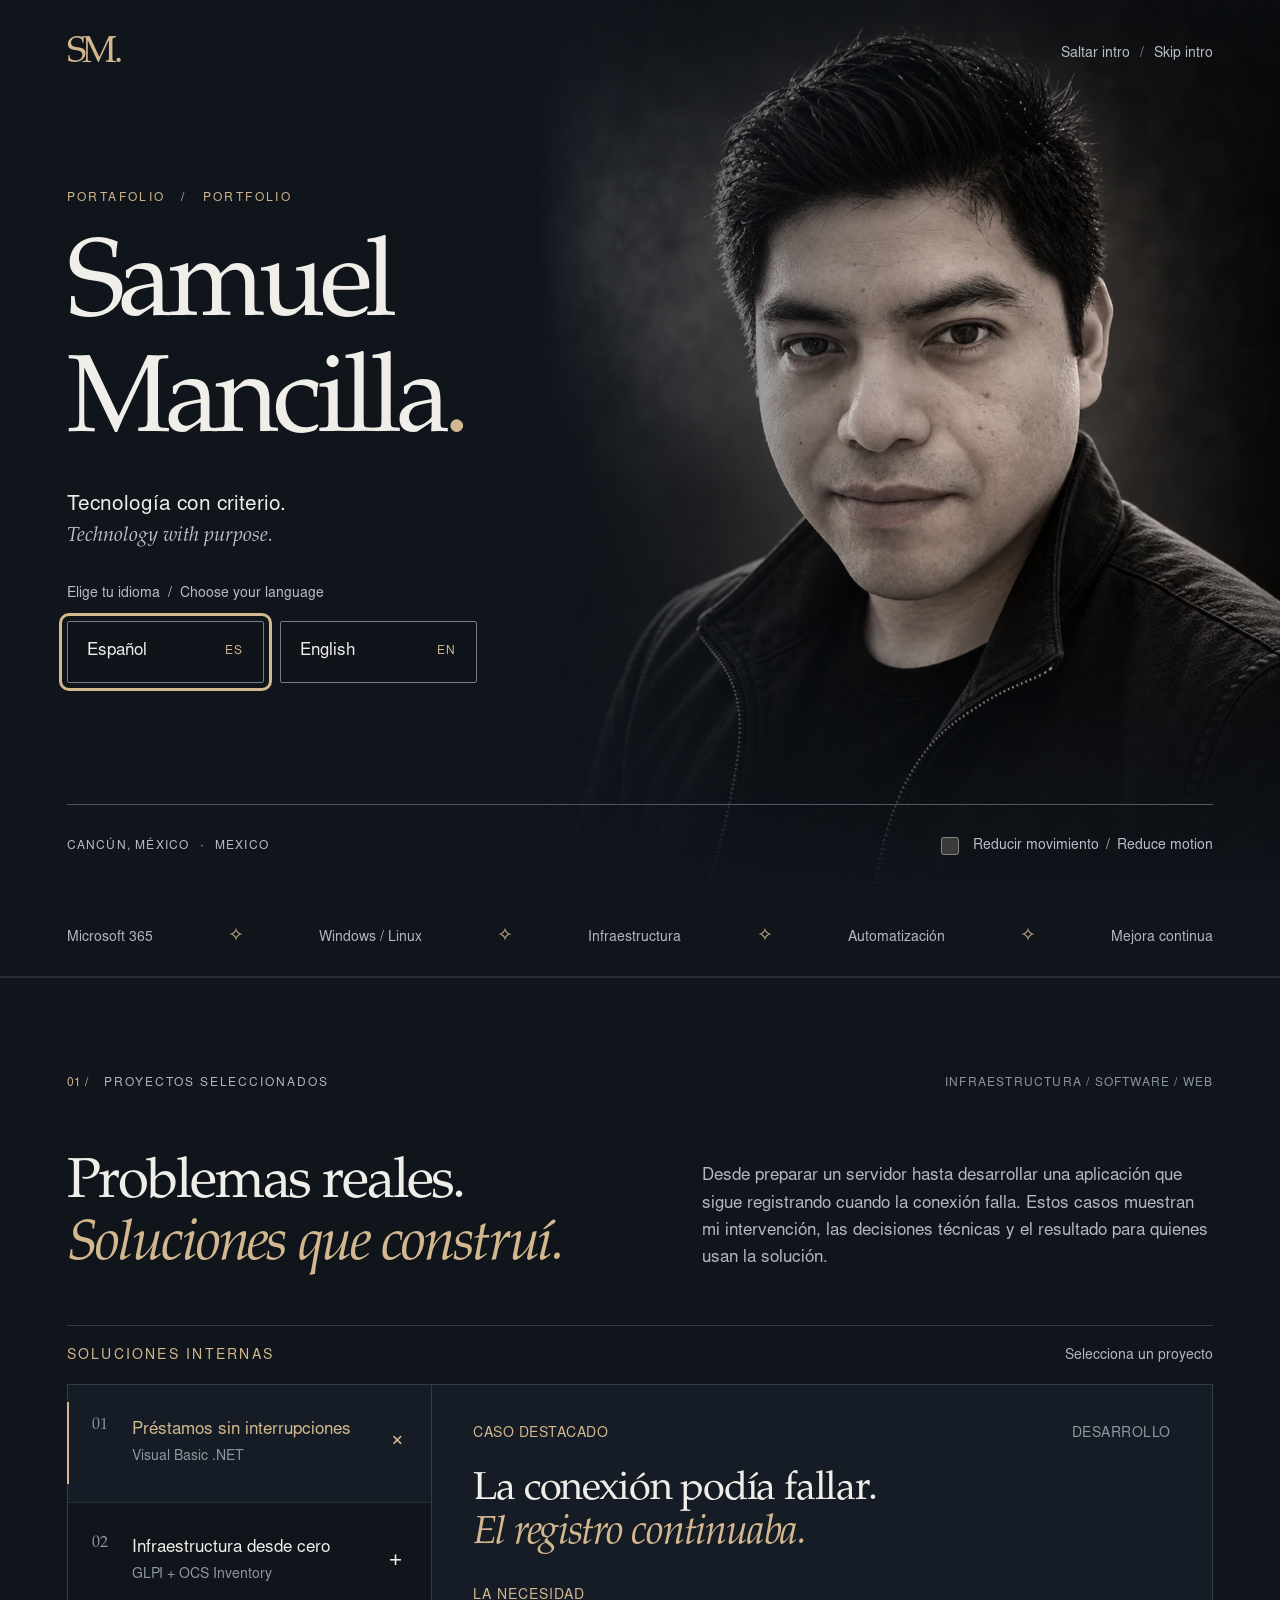
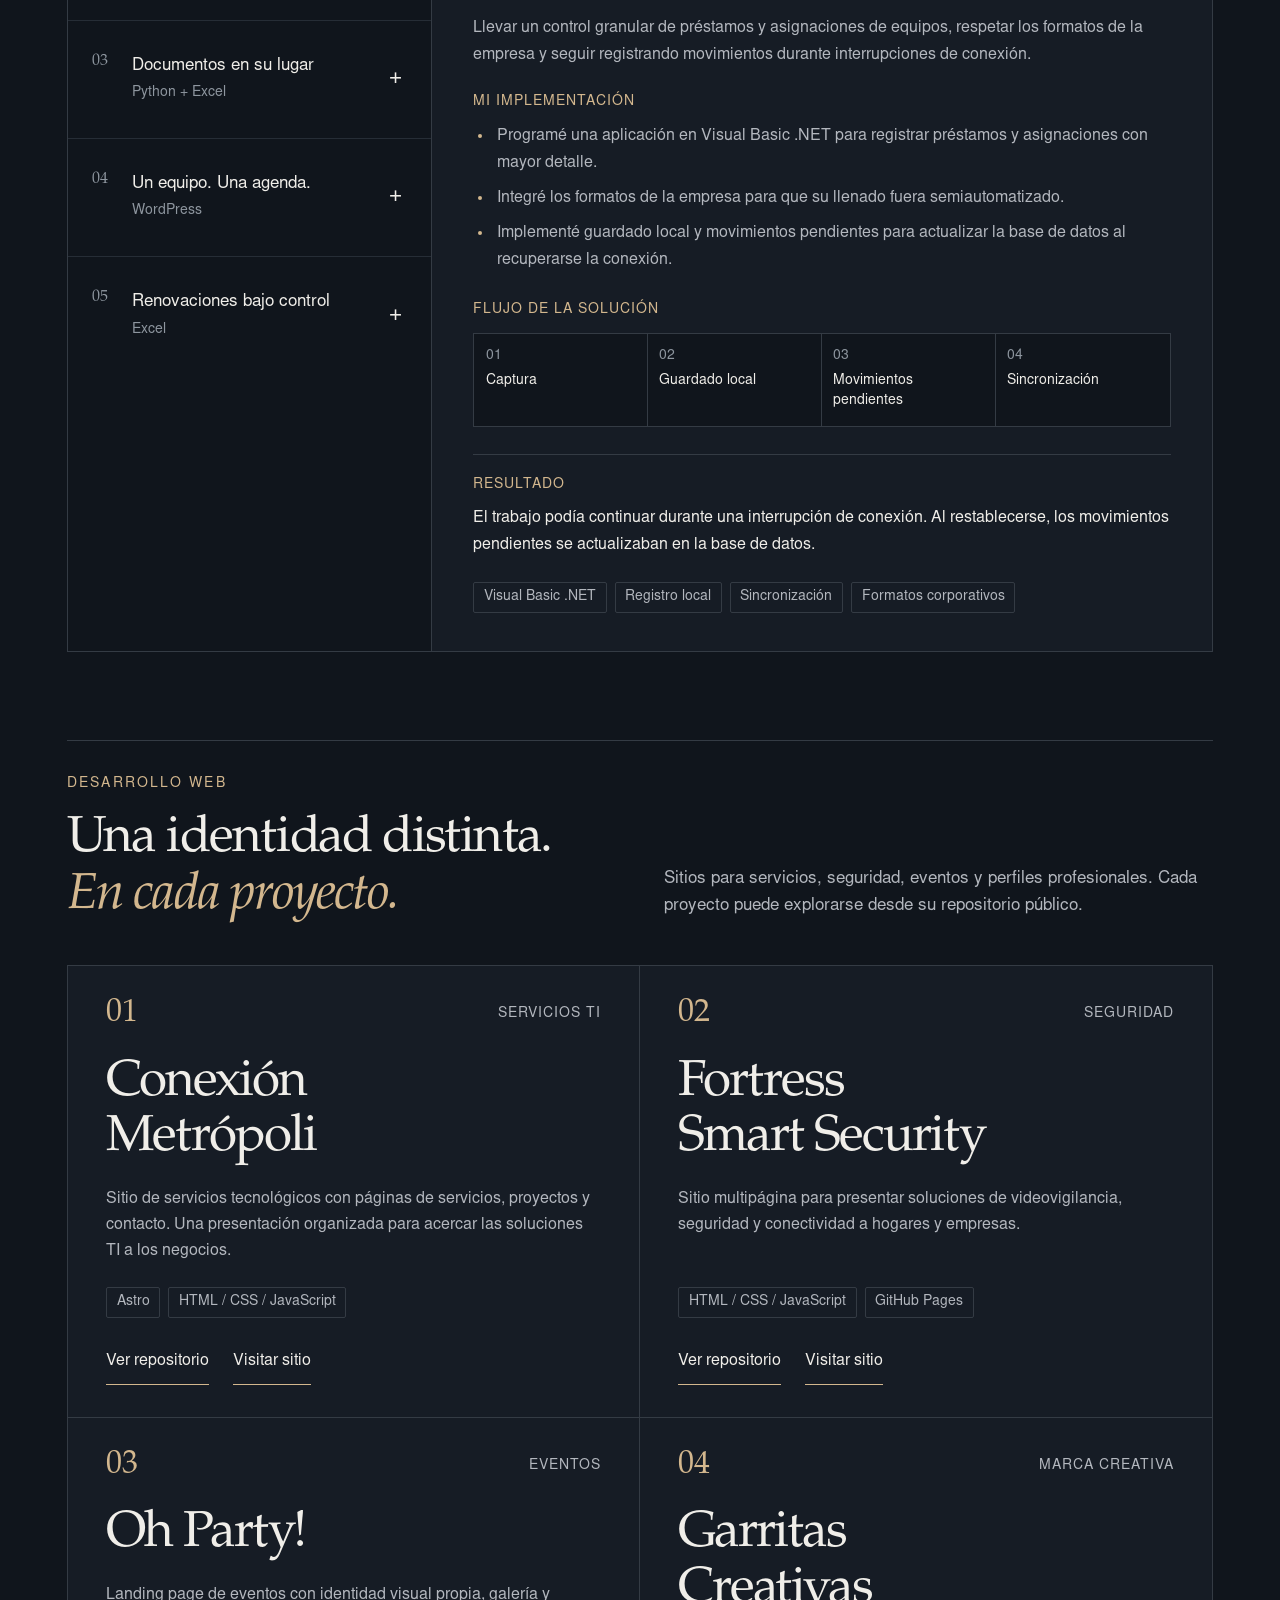
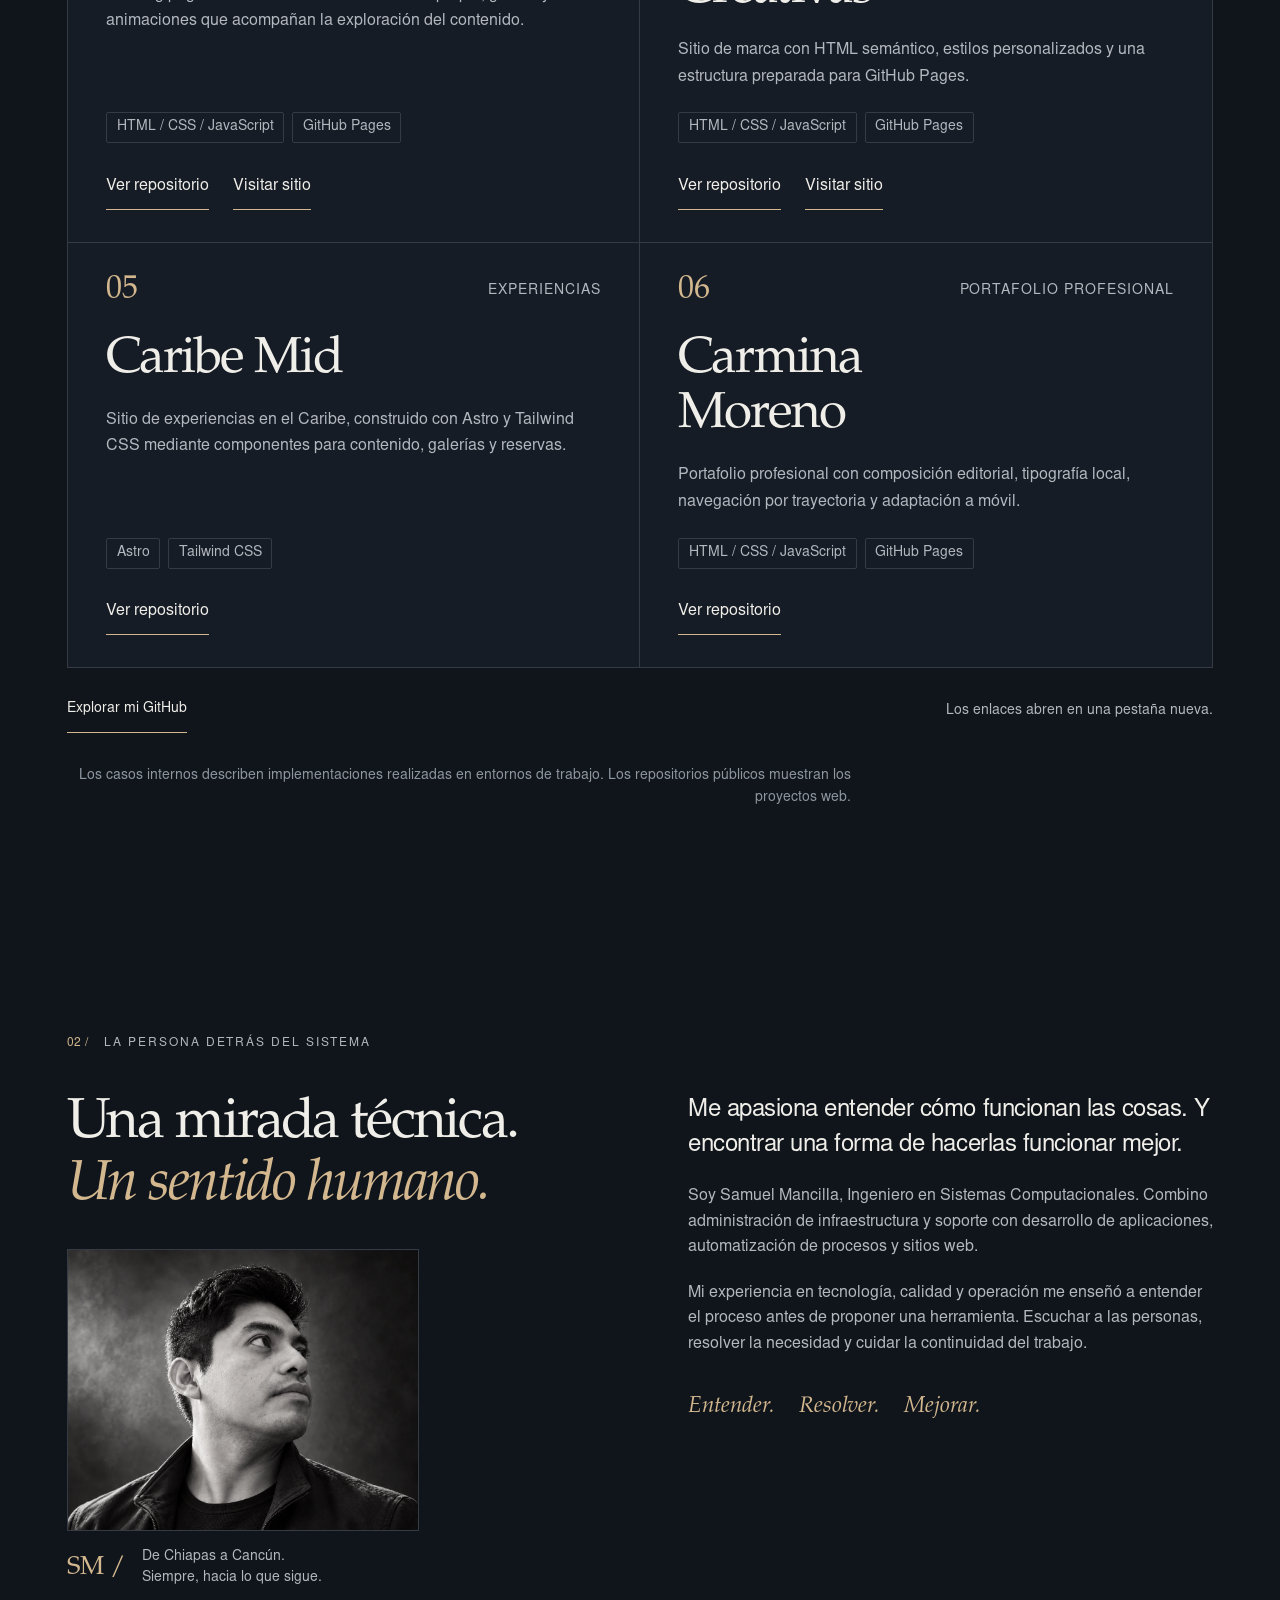
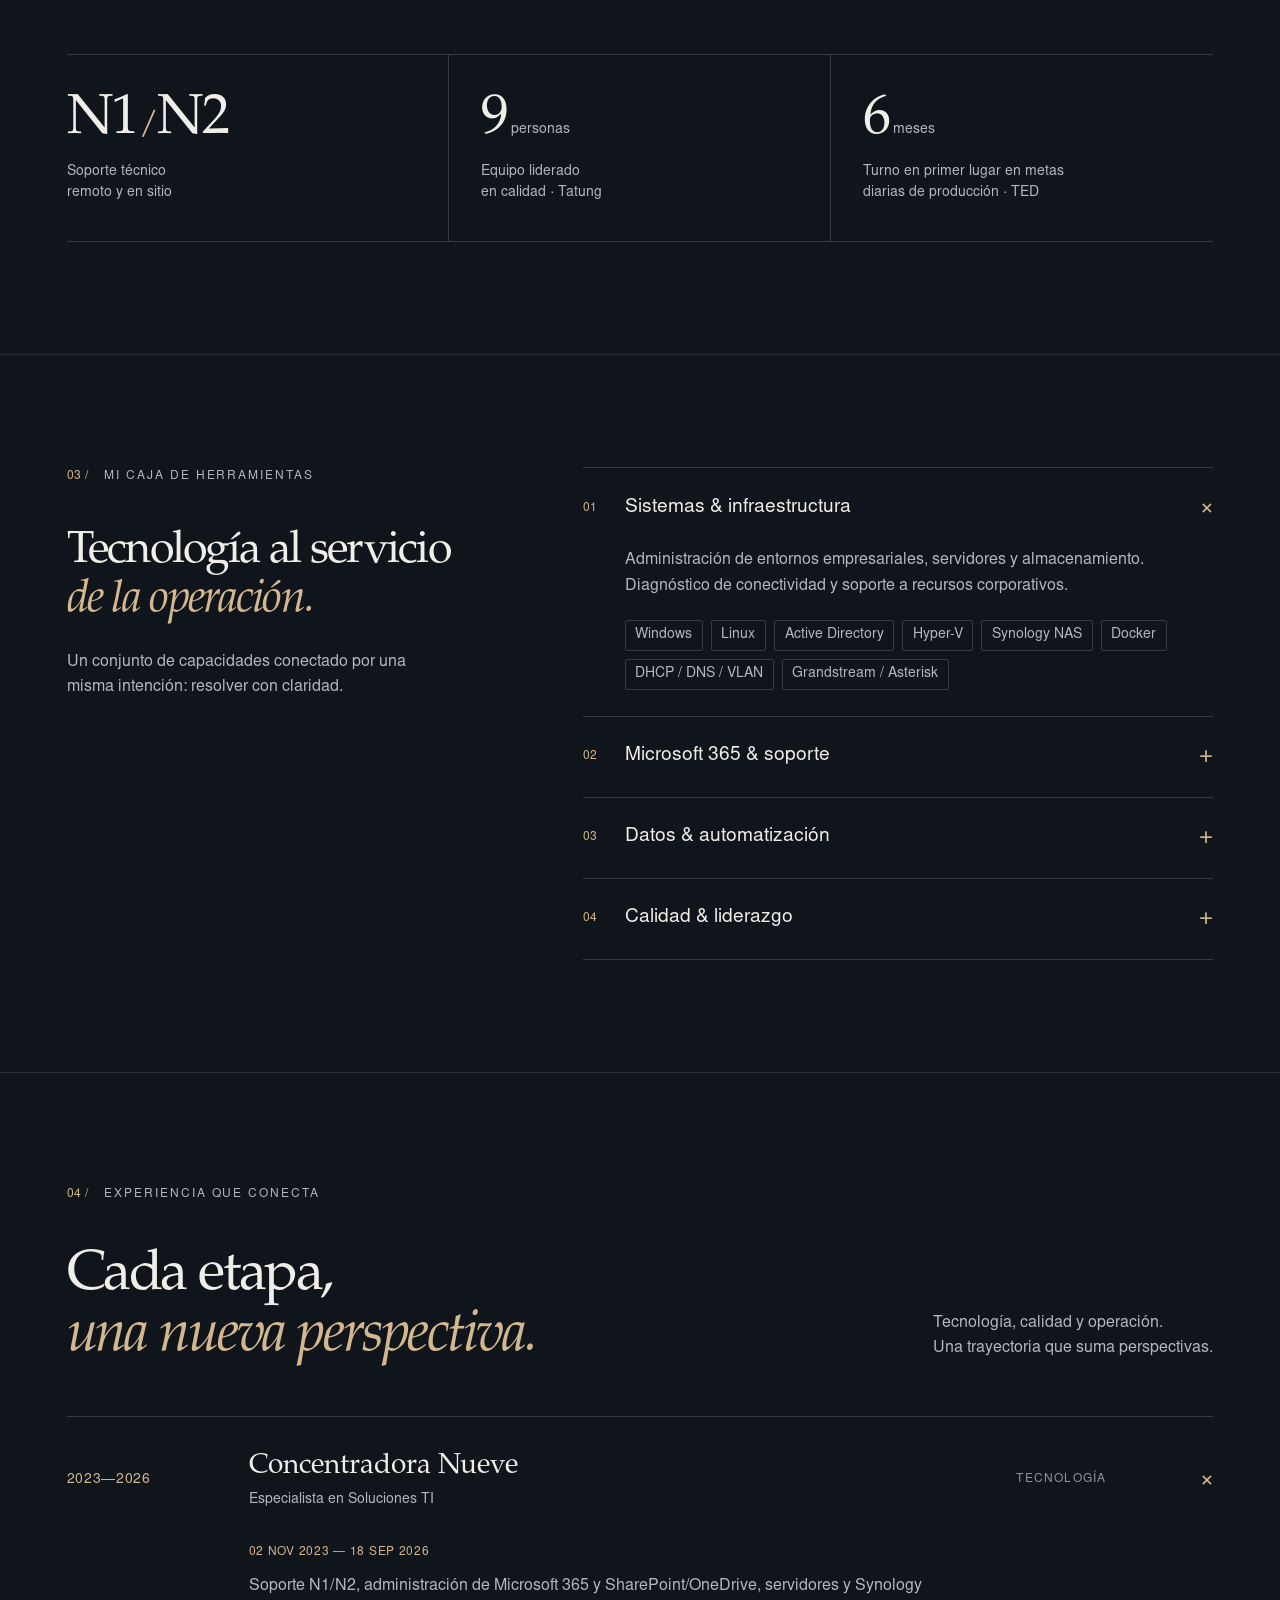
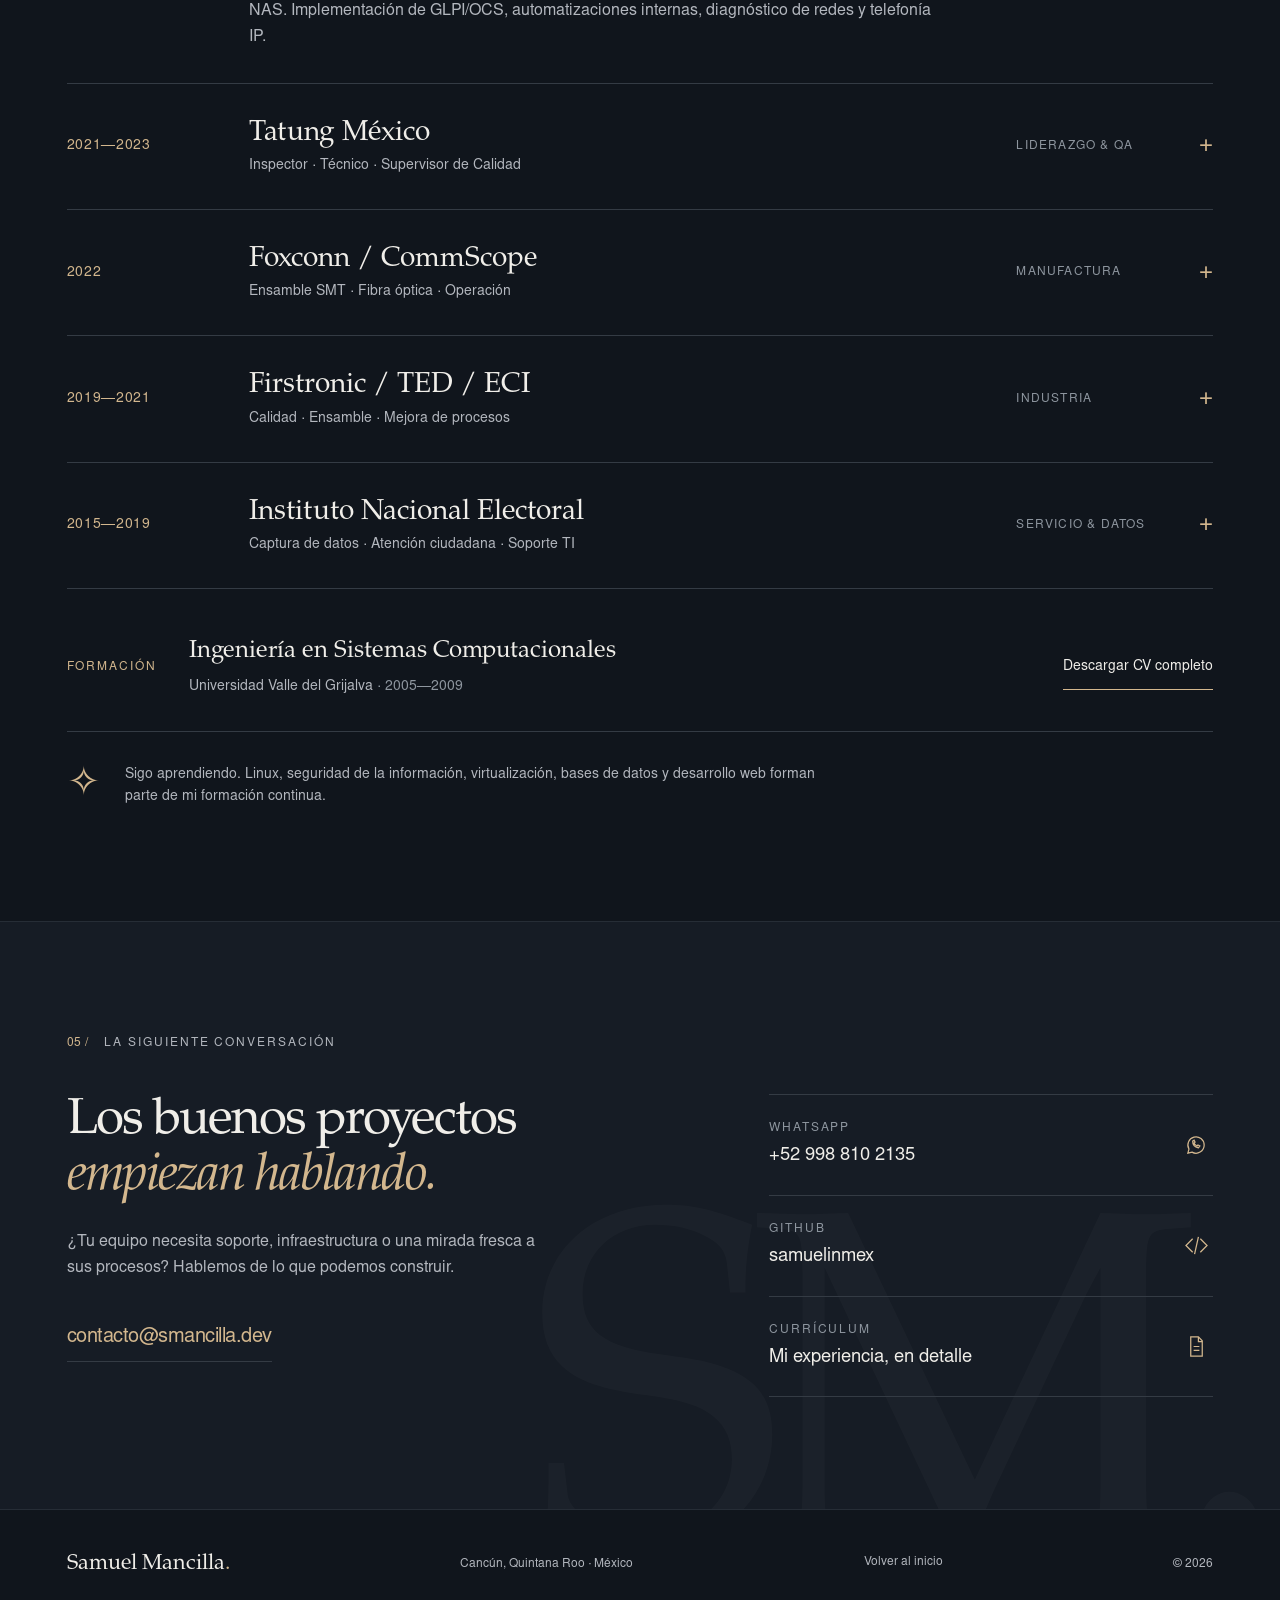
<file: index.html>
<!doctype html>
<html lang="es" data-theme="graphite" data-motion="full" data-cursor="on">
<head>
  <meta charset="UTF-8">
  <meta name="viewport" content="width=device-width, initial-scale=1">
  <meta name="theme-color" content="#10151c">
  <meta name="description" content="Portafolio de Samuel Mancilla: implementación de GLPI/OCS sobre Ubuntu Server y MySQL, aplicaciones en Visual Basic .NET y Python, automatización y desarrollo web.">
  <meta property="og:title" content="Samuel Mancilla — Tecnología con criterio">
  <meta property="og:description" content="Infraestructura implementada desde cero, aplicaciones internas y sitios web. Proyectos de Samuel Mancilla.">
  <meta property="og:type" content="website">
  <meta property="og:url" content="https://smancilla.dev/">
  <meta property="og:image" content="https://smancilla.dev/assets/samuel-mancilla.webp">
  <link rel="canonical" href="https://smancilla.dev/">
  <title>Samuel Mancilla — Tecnología con criterio</title>
  <link rel="icon" type="image/svg+xml" href="data:image/svg+xml,%3Csvg%20xmlns='http://www.w3.org/2000/svg'%20viewBox='0%200%2064%2064'%3E%3Crect%20width='64'%20height='64'%20rx='12'%20fill='%2310151c'/%3E%3Ctext%20x='32'%20y='43'%20text-anchor='middle'%20font-family='Georgia,serif'%20font-size='32'%20fill='%23d3b78e'%3ESM%3C/text%3E%3C/svg%3E">
  <link rel="preload" href="assets/fonts/serif-regular.woff" as="font" type="font/woff" crossorigin>
  <link rel="preload" href="assets/fonts/sans-regular.woff" as="font" type="font/woff" crossorigin>
  <link rel="preload" href="assets/samuel-mancilla.webp" as="image">
  <link rel="stylesheet" href="styles.css">
  <script>
    document.documentElement.classList.add('js-enabled');
    try {
      const p = JSON.parse(localStorage.getItem('sm-portfolio-preferences') || '{}');
      const root = document.documentElement;
      if (['graphite','light','contrast'].includes(p.theme)) root.dataset.theme = p.theme;
      if (p.motion === false || (p.motion !== true && matchMedia('(prefers-reduced-motion: reduce)').matches)) root.dataset.motion = 'reduced';
      if (p.cursor === false) root.dataset.cursor = 'off';
      if ([100,112,125].includes(p.fontSize)) root.style.fontSize = `${p.fontSize}%`;
    } catch (_) { if (matchMedia('(prefers-reduced-motion: reduce)').matches) document.documentElement.dataset.motion = 'reduced'; }
  </script>
  <script src="script.js" defer></script>
</head>
<body>
  <a class="skip-link" href="#main" data-i18n="skip">Saltar al contenido</a>
  <div class="reading-progress" aria-hidden="true"></div>
  <div id="cursor-halo" aria-hidden="true"></div>

  <dialog id="cinematic-intro" class="intro-dialog" aria-labelledby="intro-title" aria-describedby="intro-language-label">
    <div class="intro-photo" aria-hidden="true"><img src="assets/samuel-mancilla.webp" alt="" width="1122" height="1402" fetchpriority="high" decoding="async"></div>
    <div class="intro-light" aria-hidden="true"></div>
    <div class="intro-topbar"><span class="intro-monogram" aria-hidden="true">SM.</span><button id="intro-skip" type="button" class="intro-skip">Saltar intro <span aria-hidden="true">/</span> <span lang="en">Skip intro</span></button></div>
    <div class="intro-content">
      <p class="intro-eyebrow">PORTAFOLIO <span aria-hidden="true">/</span> <span lang="en">PORTFOLIO</span></p>
      <h2 id="intro-title" class="intro-name"><span class="intro-name-line"><span>Samuel</span></span><span class="intro-name-line"><span>Mancilla<em>.</em></span></span></h2>
      <p class="intro-statement">Tecnología con criterio.<br><span lang="en">Technology with purpose.</span></p>
      <div class="intro-language-picker">
        <p id="intro-language-label">Elige tu idioma <span aria-hidden="true">/</span> <span lang="en">Choose your language</span></p>
        <div class="intro-language-options" role="group" aria-labelledby="intro-language-label"><button type="button" class="intro-enter" data-entry-lang="es" lang="es" aria-label="Entrar en español"><span>Español</span><small>ES</small></button><button type="button" class="intro-enter" data-entry-lang="en" lang="en" aria-label="Enter in English"><span>English</span><small>EN</small></button></div>
      </div>
    </div>
    <div class="intro-footer"><span class="intro-footer-location">CANCÚN, MÉXICO <span aria-hidden="true">·</span> <span lang="en">MEXICO</span></span><label class="intro-motion-control"><input id="intro-motion-toggle" type="checkbox"><span>Reducir movimiento <span aria-hidden="true">/</span> <span lang="en">Reduce motion</span></span></label></div>
  </dialog>

  <header class="site-header">
    <a class="brand" href="#inicio" aria-label="Samuel Mancilla, inicio" data-i18n-aria="home">
      <span class="monogram" aria-hidden="true">SM<span>.</span></span>
      <span class="brand-name">SAMUEL<br>MANCILLA</span>
    </a>
    <nav class="desktop-nav" aria-label="Navegación principal" data-i18n-aria="navLabel">
      <a href="#impacto" data-i18n="navImpact">Proyectos</a>
      <a href="#perfil" data-i18n="navProfile">Sobre mí</a>
      <a href="#trayectoria" data-i18n="navCareer">Trayectoria</a>
      <a href="#contacto" data-i18n="navContact">Contacto</a>
    </nav>
    <div class="header-tools">
      <div class="language-switch" role="group" aria-label="Idioma" data-i18n-aria="languageLabel">
        <button class="language-button active" type="button" data-lang="es" lang="es" aria-pressed="true" aria-label="Ver en español">ES</button>
        <span aria-hidden="true">/</span>
        <button class="language-button" type="button" data-lang="en" lang="en" aria-pressed="false" aria-label="View in English">EN</button>
      </div>
      <button id="preferences-open" class="icon-button preferences-button" type="button" aria-haspopup="dialog" aria-label="Abrir opciones de accesibilidad y apariencia" data-i18n-aria="openPreferences" title="Accesibilidad y apariencia" data-i18n-title="preferencesTitle">
        <svg viewbox="0 0 24 24" fill="none" stroke="currentColor" stroke-width="1.5" aria-hidden="true"><circle cx="12" cy="4" r="2"></circle><path d="M4 8c5 2 11 2 16 0M12 10v5m0 0-4 6m4-6 4 6"></path></svg>
      </button>
      <button id="menu-toggle" class="icon-button menu-toggle" type="button" aria-expanded="false" aria-controls="mobile-nav" aria-label="Abrir menú" data-i18n-aria="openMenu"><span></span><span></span></button>
    </div>
    <nav id="mobile-nav" class="mobile-nav" aria-label="Navegación móvil" data-i18n-aria="mobileNavLabel" hidden>
      <a href="#impacto" data-i18n="navImpact">Proyectos</a><a href="#perfil" data-i18n="navProfile">Sobre mí</a><a href="#capacidades" data-i18n="navCapabilities">Capacidades</a><a href="#trayectoria" data-i18n="navCareer">Trayectoria</a><a href="#contacto" data-i18n="navContact">Contacto</a>
      <a href="assets/cv/Samuel-Mancilla-CV-ES.pdf" class="cv-download" download="Samuel-Mancilla-CV-ES.pdf" data-i18n="download">Descargar CV</a>
    </nav>
  </header>

  <main id="main" tabindex="-1">
    <section id="inicio" class="hero" aria-labelledby="hero-title">
      <div class="hero-grid" aria-hidden="true"></div>
      <div class="hero-photo">
        <img src="assets/samuel-mancilla.webp" alt="Retrato de Samuel Mancilla en blanco y negro" data-i18n-alt="portraitAlt" width="1122" height="1402" fetchpriority="high" decoding="async">
      </div>
      <div class="hero-content">
        <p class="eyebrow hero-eyebrow"><span class="short-rule" aria-hidden="true"></span><span data-i18n="heroEyebrow">INGENIERO EN SISTEMAS COMPUTACIONALES</span></p>
        <h1 id="hero-title"><span data-i18n="heroLineOne">Tecnología</span><br><em data-i18n="heroLineTwo">con criterio.</em></h1>
        <p class="hero-intro" data-i18n="heroIntro">Implemento infraestructura y desarrollo herramientas<br>que hacen más simple el trabajo de las personas.</p>
        <p class="hero-specialties" data-i18n="heroSpecialties">Infraestructura TI · Automatización · Desarrollo web</p>
        <div class="hero-actions">
          <a class="button button-primary" href="#impacto" data-i18n="explore">Explorar proyectos</a>
          <a class="button button-outline cv-download" href="assets/cv/Samuel-Mancilla-CV-ES.pdf" download="Samuel-Mancilla-CV-ES.pdf"><svg viewbox="0 0 20 20" aria-hidden="true" fill="none" stroke="currentColor" stroke-width="1.3"><path d="M10 2v10m-4-4 4 4 4-4M3 13v4h14v-4"></path></svg><span data-i18n="download">Descargar CV</span></a>
        </div>
      </div>
      <div class="hero-signature"><span class="signature-line" aria-hidden="true"></span><span>Samuel Mancilla</span><small data-i18n="signatureRole">Tecnología &amp; mejora continua</small></div>
      <div class="hero-bottom">
        <span class="location"><svg viewbox="0 0 20 20" aria-hidden="true" fill="none" stroke="currentColor" stroke-width="1.2"><path d="M15.5 8c0 4-5.5 9-5.5 9S4.5 12 4.5 8a5.5 5.5 0 1 1 11 0Z"></path><circle cx="10" cy="8" r="1.8"></circle></svg><span data-i18n="location">CANCÚN, MÉXICO</span></span>
        <a class="scroll-cue" href="#impacto"><span class="scroll-line" aria-hidden="true"></span><span data-i18n="scroll">EXPLORA LO QUE HE CONSTRUIDO</span></a>
        <span class="hero-index" aria-hidden="true">01 — 05</span>
      </div>
    </section>

    <div class="discipline-strip" aria-label="Áreas de experiencia" data-i18n-aria="disciplinesLabel"><span>Microsoft 365</span><span class="strip-star" aria-hidden="true">✧</span><span>Windows / Linux</span><span class="strip-star" aria-hidden="true">✧</span><span data-i18n="stripInfrastructure">Infraestructura</span><span class="strip-star" aria-hidden="true">✧</span><span data-i18n="stripAutomation">Automatización</span><span class="strip-star" aria-hidden="true">✧</span><span data-i18n="stripQuality">Mejora continua</span></div>


    <nav id="mobile-reading-nav" class="mobile-reading-nav" aria-label="Navegación por secciones" data-i18n-aria="mobileSectionNav"><label for="mobile-section-select" data-i18n="mobileSectionLabel">Sección</label><select id="mobile-section-select" aria-label="Ir a una sección del portafolio" data-i18n-aria="mobileSectionSelect"><option value="inicio" data-i18n="navHome">Inicio</option><option value="impacto" data-i18n="navImpact">Proyectos</option><option value="perfil" data-i18n="navProfile">Sobre mí</option><option value="capacidades" data-i18n="navCapabilities">Capacidades</option><option value="trayectoria" data-i18n="navCareer">Trayectoria</option><option value="contacto" data-i18n="navContact">Contacto</option></select></nav>

    <section id="impacto" class="section impact-section" aria-labelledby="impact-title">
      <div class="mobile-chapter-heading"><span class="mobile-chapter-index" aria-hidden="true">01</span><h2 id="mobile-title-impacto" data-i18n="navImpact">Proyectos</h2></div>
      <div class="section-topline reveal"><div class="section-marker"><span class="section-number">01 /</span><span data-i18n="impactMarker" class="eyebrow">PROYECTOS SELECCIONADOS</span></div><span data-i18n="impactHint" class="micro-label">INFRAESTRUCTURA / SOFTWARE / WEB</span></div>
      <div class="projects-heading reveal"><h2 data-i18n="impactTitle" id="impact-title">Problemas reales.<br><em>Soluciones que construí.</em></h2><p data-i18n="projectsIntro">Desde preparar un servidor hasta desarrollar una aplicación que sigue registrando cuando la conexión falla. Estos casos muestran mi intervención, las decisiones técnicas y el resultado para quienes usan la solución.</p></div><p class="mobile-projects-intro" data-i18n="mobileProjectsIntro">Soluciones internas y sitios web que he desarrollado. Abre cada proyecto para conocer su resultado y cómo lo implementé.</p>
      <div class="project-explorer-heading reveal"><span data-i18n="projectsInternal" class="eyebrow">SOLUCIONES INTERNAS</span><span class="project-desktop-hint" data-i18n="projectChoiceHint">Selecciona un proyecto</span><span class="project-mobile-hint" data-i18n="projectMobileHint">Abre un proyecto para conocer el resultado.</span></div>
      <div class="case-explorer reveal">
        <div class="case-selectors" role="tablist" aria-label="Proyectos técnicos internos" data-i18n-aria="caseTabsLabel" aria-orientation="vertical"><button type="button" id="tab-automation" role="tab" aria-selected="true" aria-controls="case-automation" tabindex="0" class="case-tab selected"><span class="case-num">01</span><span><strong data-i18n="loanTitle">Préstamos sin interrupciones</strong><small>Visual Basic .NET</small></span><span class="tab-symbol" aria-hidden="true">+</span></button><button type="button" id="tab-it" role="tab" aria-selected="false" aria-controls="case-it" tabindex="-1" class="case-tab"><span class="case-num">02</span><span><strong data-i18n="infraTitle">Infraestructura desde cero</strong><small>GLPI + OCS Inventory</small></span><span class="tab-symbol" aria-hidden="true">+</span></button><button type="button" id="tab-documents" role="tab" aria-selected="false" aria-controls="case-documents" tabindex="-1" class="case-tab"><span class="case-num">03</span><span><strong data-i18n="hrTitle">Documentos en su lugar</strong><small>Python + Excel</small></span><span class="tab-symbol" aria-hidden="true">+</span></button><button type="button" id="tab-booking" role="tab" aria-selected="false" aria-controls="case-booking" tabindex="-1" class="case-tab"><span class="case-num">04</span><span><strong data-i18n="bookingTitle">Un equipo. Una agenda.</strong><small>WordPress</small></span><span class="tab-symbol" aria-hidden="true">+</span></button><button type="button" id="tab-renewals" role="tab" aria-selected="false" aria-controls="case-renewals" tabindex="-1" class="case-tab"><span class="case-num">05</span><span><strong data-i18n="renewalsTitle">Renovaciones bajo control</strong><small>Excel</small></span><span class="tab-symbol" aria-hidden="true">+</span></button></div>
        <div class="case-panels"><details class="mobile-project" id="project-automation" open=""><summary class="mobile-project-summary" id="project-summary-automation"><span class="mobile-project-number" aria-hidden="true">01</span><span class="mobile-project-copy"><strong id="project-title-automation" data-i18n="loanTitle">Préstamos sin interrupciones</strong><span data-i18n="loanSummary">Registros que continúan sin conexión.</span></span><span class="project-disclosure-symbol" aria-hidden="true">+</span></summary><article id="case-automation" role="tabpanel" aria-labelledby="tab-automation" tabindex="0" class="case-panel project-case">
            <div class="case-meta"><span data-i18n="projectFeatured">CASO DESTACADO</span><span data-i18n="loanType">DESARROLLO</span></div>
            <h3 data-i18n="loanHeading">La conexión podía fallar.<br><em>El registro continuaba.</em></h3>
            <details class="project-technical-details" id="technical-automation" open=""><summary class="project-technical-summary" id="technical-summary-automation"><span data-i18n="projectTechnicalDetails">Ver cómo lo implementé</span><span class="project-disclosure-symbol" aria-hidden="true">+</span></summary><div class="project-brief"><p data-i18n="projectChallenge" class="project-label">LA NECESIDAD</p><p data-i18n="loanChallenge">Llevar un control granular de préstamos y asignaciones de equipos, respetar los formatos de la empresa y seguir registrando movimientos durante interrupciones de conexión.</p></div>
            <div class="project-scope"><p data-i18n="projectImplementation" class="project-label">MI IMPLEMENTACIÓN</p><ul><li data-i18n="loanStep1">Programé una aplicación en Visual Basic .NET para registrar préstamos y asignaciones con mayor detalle.</li><li data-i18n="loanStep2">Integré los formatos de la empresa para que su llenado fuera semiautomatizado.</li><li data-i18n="loanStep3">Implementé guardado local y movimientos pendientes para actualizar la base de datos al recuperarse la conexión.</li></ul></div>
            <div class="project-flow-wrap"><p data-i18n="projectFlowLabel" class="project-label">FLUJO DE LA SOLUCIÓN</p><ol class="project-flow" aria-label="Flujo de préstamos: captura, guardado local, movimientos pendientes y sincronización al recuperar la conexión." data-i18n-aria="loanFlowAria"><li><span class="flow-index" aria-hidden="true">01</span><strong data-i18n="loanFlow1">Captura</strong></li><li><span class="flow-index" aria-hidden="true">02</span><strong data-i18n="loanFlow2">Guardado local</strong></li><li><span class="flow-index" aria-hidden="true">03</span><strong data-i18n="loanFlow3">Movimientos pendientes</strong></li><li><span class="flow-index" aria-hidden="true">04</span><strong data-i18n="loanFlow4">Sincronización</strong></li></ol></div>
            </details><dl class="case-outcome"><dt data-i18n="projectResult">RESULTADO</dt><dd data-i18n="loanOutcome">El trabajo podía continuar durante una interrupción de conexión. Al restablecerse, los movimientos pendientes se actualizaban en la base de datos.</dd></dl>
            <div class="tags"><span data-i18n="loanTag1">Visual Basic .NET</span><span data-i18n="loanTag2">Registro local</span><span data-i18n="loanTag3">Sincronización</span><span data-i18n="loanTag4">Formatos corporativos</span></div>
          </article></details><details class="mobile-project" id="project-it" open=""><summary class="mobile-project-summary" id="project-summary-it"><span class="mobile-project-number" aria-hidden="true">02</span><span class="mobile-project-copy"><strong id="project-title-it" data-i18n="infraTitle">Infraestructura desde cero</strong><span data-i18n="infraSummary">Servidor, inventario y acceso interno.</span></span><span class="project-disclosure-symbol" aria-hidden="true">+</span></summary><article id="case-it" role="tabpanel" aria-labelledby="tab-it" tabindex="0" class="case-panel project-case">
            <div class="case-meta"><span data-i18n="projectTypeInternal">PROYECTO INTERNO</span><span data-i18n="infraType">INFRAESTRUCTURA</span></div>
            <h3 data-i18n="infraHeading">Del sistema operativo<br><em>a una URL interna.</em></h3>
            <details class="project-technical-details" id="technical-it" open=""><summary class="project-technical-summary" id="technical-summary-it"><span data-i18n="projectTechnicalDetails">Ver cómo lo implementé</span><span class="project-disclosure-symbol" aria-hidden="true">+</span></summary><div class="project-brief"><p data-i18n="projectChallenge" class="project-label">LA NECESIDAD</p><p data-i18n="infraChallenge">Poner en operación GLPI y OCS Inventory sobre un servidor preparado desde cero y facilitar el acceso dentro de la red mediante una dirección interna.</p></div>
            <div class="project-scope"><p data-i18n="projectImplementation" class="project-label">MI IMPLEMENTACIÓN</p><ul><li data-i18n="infraStep1">Instalé Ubuntu Server como sistema operativo del servidor.</li><li data-i18n="infraStep2">Configuré MySQL y realicé la implementación de GLPI y OCS Inventory.</li><li data-i18n="infraStep3">Configuré los registros DNS locales en Windows Server 2019 para acceder al sitio con una URL interna.</li></ul></div>
            <div class="project-flow-wrap"><p data-i18n="projectFlowLabel" class="project-label">FLUJO DE LA SOLUCIÓN</p><ol class="project-flow" aria-label="Componentes implementados: Ubuntu Server, MySQL, GLPI y OCS Inventory, y DNS interno en Windows Server 2019." data-i18n-aria="infraFlowAria"><li><span class="flow-index" aria-hidden="true">01</span><strong data-i18n="infraFlow1">Ubuntu Server</strong></li><li><span class="flow-index" aria-hidden="true">02</span><strong data-i18n="infraFlow2">MySQL</strong></li><li><span class="flow-index" aria-hidden="true">03</span><strong data-i18n="infraFlow3">GLPI / OCS</strong></li><li><span class="flow-index" aria-hidden="true">04</span><strong data-i18n="infraFlow4">DNS interno</strong></li></ol></div>
            </details><dl class="case-outcome"><dt data-i18n="projectResult">RESULTADO</dt><dd data-i18n="infraOutcome">Una plataforma interna de gestión TI e inventario con servidor, base de datos y acceso por nombre configurados como parte de la misma implementación.</dd></dl>
            <div class="tags"><span data-i18n="infraTag1">Ubuntu Server</span><span data-i18n="infraTag2">MySQL</span><span data-i18n="infraTag3">GLPI / OCS</span><span data-i18n="infraTag4">Windows Server 2019</span></div>
          </article></details><details class="mobile-project" id="project-documents" open=""><summary class="mobile-project-summary" id="project-summary-documents"><span class="mobile-project-number" aria-hidden="true">03</span><span class="mobile-project-copy"><strong id="project-title-documents" data-i18n="hrTitle">Documentos en su lugar</strong><span data-i18n="hrSummary">Expedientes ordenados por persona.</span></span><span class="project-disclosure-symbol" aria-hidden="true">+</span></summary><article id="case-documents" role="tabpanel" aria-labelledby="tab-documents" tabindex="0" class="case-panel project-case">
            <div class="case-meta"><span data-i18n="projectTypeInternal">PROYECTO INTERNO</span><span data-i18n="hrType">AUTOMATIZACIÓN</span></div>
            <h3 data-i18n="hrHeading">De archivos dispersos<br><em>a expedientes organizados.</em></h3>
            <details class="project-technical-details" id="technical-documents" open=""><summary class="project-technical-summary" id="technical-summary-documents"><span data-i18n="projectTechnicalDetails">Ver cómo lo implementé</span><span class="project-disclosure-symbol" aria-hidden="true">+</span></summary><div class="project-brief"><p data-i18n="projectChallenge" class="project-label">LA NECESIDAD</p><p data-i18n="hrChallenge">Organizar documentos de Recursos Humanos y relacionarlos con el personal correcto, evitando la clasificación manual repetitiva.</p></div>
            <div class="project-scope"><p data-i18n="projectImplementation" class="project-label">MI IMPLEMENTACIÓN</p><ul><li data-i18n="hrStep1">Diseñé una aplicación en Python que leía el ID específico de los archivos.</li><li data-i18n="hrStep2">Comparé ese ID contra una lista de registros en Excel para identificar al personal correspondiente.</li><li data-i18n="hrStep3">Organicé los documentos en carpetas con el nombre de cada persona.</li></ul></div>
            <div class="project-flow-wrap"><p data-i18n="projectFlowLabel" class="project-label">FLUJO DE LA SOLUCIÓN</p><ol class="project-flow" aria-label="Flujo documental: leer el ID de archivos, compararlo con registros de Excel, identificar a la persona y organizar sus documentos por nombre." data-i18n-aria="hrFlowAria"><li><span class="flow-index" aria-hidden="true">01</span><strong data-i18n="hrFlow1">Archivos con ID</strong></li><li><span class="flow-index" aria-hidden="true">02</span><strong data-i18n="hrFlow2">Cruce con Excel</strong></li><li><span class="flow-index" aria-hidden="true">03</span><strong data-i18n="hrFlow3">Persona identificada</strong></li><li><span class="flow-index" aria-hidden="true">04</span><strong data-i18n="hrFlow4">Carpeta por nombre</strong></li></ol></div>
            </details><dl class="case-outcome"><dt data-i18n="projectResult">RESULTADO</dt><dd data-i18n="hrOutcome">La clasificación estructurada redujo tiempos y errores en el proceso de organización documental de Recursos Humanos.</dd></dl>
            <div class="tags"><span data-i18n="hrTag1">Python</span><span data-i18n="hrTag2">Excel</span><span data-i18n="hrTag3">Gestión documental</span><span data-i18n="hrTag4">Recursos Humanos</span></div>
          </article></details><details class="mobile-project" id="project-booking" open=""><summary class="mobile-project-summary" id="project-summary-booking"><span class="mobile-project-number" aria-hidden="true">04</span><span class="mobile-project-copy"><strong id="project-title-booking" data-i18n="bookingTitle">Un equipo. Una agenda.</strong><span data-i18n="bookingSummary">La disponibilidad del equipo, en una agenda.</span></span><span class="project-disclosure-symbol" aria-hidden="true">+</span></summary><article id="case-booking" role="tabpanel" aria-labelledby="tab-booking" tabindex="0" class="case-panel project-case">
            <div class="case-meta"><span data-i18n="projectTypeInternal">PROYECTO INTERNO</span><span data-i18n="bookingType">COORDINACIÓN</span></div>
            <h3 data-i18n="bookingHeading">La disponibilidad,<br><em>a la vista de todos.</em></h3>
            <details class="project-technical-details" id="technical-booking" open=""><summary class="project-technical-summary" id="technical-summary-booking"><span data-i18n="projectTechnicalDetails">Ver cómo lo implementé</span><span class="project-disclosure-symbol" aria-hidden="true">+</span></summary><div class="project-brief"><p data-i18n="projectChallenge" class="project-label">LA NECESIDAD</p><p data-i18n="bookingChallenge">Coordinar el préstamo de un equipo compartido utilizado en proyectos de diseño 3D, sin depender de consultas constantes entre los interesados.</p></div>
            <div class="project-scope"><p data-i18n="projectImplementation" class="project-label">MI IMPLEMENTACIÓN</p><ul><li data-i18n="bookingStep1">Implementé un sitio en WordPress con un plugin de reservas.</li><li data-i18n="bookingStep2">Organicé el control de préstamo y seguimiento del equipo compartido.</li><li data-i18n="bookingStep3">Habilité la consulta de disponibilidad para que los interesados vieran si el equipo estaba reservado o libre.</li></ul></div>
            <div class="project-flow-wrap"><p data-i18n="projectFlowLabel" class="project-label">FLUJO DE LA SOLUCIÓN</p><ol class="project-flow" aria-label="Flujo de reservas: consultar la agenda, ver la disponibilidad, reservar el equipo y dar seguimiento a su uso." data-i18n-aria="bookingFlowAria"><li><span class="flow-index" aria-hidden="true">01</span><strong data-i18n="bookingFlow1">Consultar agenda</strong></li><li><span class="flow-index" aria-hidden="true">02</span><strong data-i18n="bookingFlow2">Ver disponibilidad</strong></li><li><span class="flow-index" aria-hidden="true">03</span><strong data-i18n="bookingFlow3">Reservar equipo</strong></li><li><span class="flow-index" aria-hidden="true">04</span><strong data-i18n="bookingFlow4">Dar seguimiento</strong></li></ol></div>
            </details><dl class="case-outcome"><dt data-i18n="projectResult">RESULTADO</dt><dd data-i18n="bookingOutcome">Los interesados podían consultar la disponibilidad del equipo sin preguntar directamente a otras personas, facilitando la coordinación de su uso.</dd></dl>
            <div class="tags"><span data-i18n="bookingTag1">WordPress</span><span data-i18n="bookingTag2">Reservas</span><span data-i18n="bookingTag3">Equipo compartido</span><span data-i18n="bookingTag4">Diseño 3D</span></div>
          </article></details><details class="mobile-project" id="project-renewals" open=""><summary class="mobile-project-summary" id="project-summary-renewals"><span class="mobile-project-number" aria-hidden="true">05</span><span class="mobile-project-copy"><strong id="project-title-renewals" data-i18n="renewalsTitle">Renovaciones bajo control</strong><span data-i18n="renewalsSummary">Vencimientos visibles de licencias y dominios.</span></span><span class="project-disclosure-symbol" aria-hidden="true">+</span></summary><article id="case-renewals" role="tabpanel" aria-labelledby="tab-renewals" tabindex="0" class="case-panel project-case">
            <div class="case-meta"><span data-i18n="projectTypeInternal">PROYECTO INTERNO</span><span data-i18n="renewalsType">CONTROL</span></div>
            <h3 data-i18n="renewalsHeading">El próximo vencimiento<br><em>ya estaba identificado.</em></h3>
            <details class="project-technical-details" id="technical-renewals" open=""><summary class="project-technical-summary" id="technical-summary-renewals"><span data-i18n="projectTechnicalDetails">Ver cómo lo implementé</span><span class="project-disclosure-symbol" aria-hidden="true">+</span></summary><div class="project-brief"><p data-i18n="projectChallenge" class="project-label">LA NECESIDAD</p><p data-i18n="renewalsChallenge">Mantener visibles las fechas de vencimiento de licenciamientos y dominios públicos para dar seguimiento a sus renovaciones.</p></div>
            <div class="project-scope"><p data-i18n="projectImplementation" class="project-label">MI IMPLEMENTACIÓN</p><ul><li data-i18n="renewalsStep1">Diseñé un dashboard en Excel para controlar el licenciamiento.</li><li data-i18n="renewalsStep2">Incluí alertas para destacar los tres licenciamientos más próximos a vencer.</li><li data-i18n="renewalsStep3">También llevé el control de vencimiento de dominios públicos.</li></ul></div>
            <div class="project-flow-wrap"><p data-i18n="projectFlowLabel" class="project-label">FLUJO DE LA SOLUCIÓN</p><ol class="project-flow" aria-label="Seguimiento de vencimientos: registros y fechas de licencias y dominios, alertas de las tres próximas licencias y seguimiento de renovación." data-i18n-aria="renewalsFlowAria"><li><span class="flow-index" aria-hidden="true">01</span><strong data-i18n="renewalsFlow1">Registro</strong></li><li><span class="flow-index" aria-hidden="true">02</span><strong data-i18n="renewalsFlow2">Fechas de vencimiento</strong></li><li><span class="flow-index" aria-hidden="true">03</span><strong data-i18n="renewalsFlow3">Tres próximas licencias</strong></li><li><span class="flow-index" aria-hidden="true">04</span><strong data-i18n="renewalsFlow4">Seguimiento</strong></li></ol></div>
            </details><dl class="case-outcome"><dt data-i18n="projectResult">RESULTADO</dt><dd data-i18n="renewalsOutcome">Una vista de los vencimientos con las tres próximas licencias destacadas y seguimiento de dominios públicos para priorizar las renovaciones.</dd></dl>
            <div class="tags"><span data-i18n="renewalsTag1">Excel</span><span data-i18n="renewalsTag2">Dashboard</span><span data-i18n="renewalsTag3">Licenciamiento</span><span data-i18n="renewalsTag4">Dominios públicos</span></div>
          </article></details></div>
      </div>
      <div class="web-projects">
        <div class="web-projects-heading reveal"><div><p data-i18n="webMarker" class="eyebrow">DESARROLLO WEB</p><h3 data-i18n="webTitle">Una identidad distinta.<br><em>En cada proyecto.</em></h3></div><p data-i18n="webIntro">Sitios para servicios, seguridad, eventos y perfiles profesionales. Cada proyecto puede explorarse desde su repositorio público.</p></div>
        <div class="web-project-grid"><article class="web-card reveal" data-project="conexionmetropoli"><div class="web-card-top"><span class="web-number">01</span><span data-i18n="webCategoryServices" class="eyebrow">SERVICIOS TI</span></div><h4>Conexión<br>Metrópoli</h4><p data-i18n="webConexionBody" class="web-description">Sitio de servicios tecnológicos con páginas de servicios, proyectos y contacto. Una presentación organizada para acercar las soluciones TI a los negocios.</p><div class="tags"><span>Astro</span><span>HTML / CSS / JavaScript</span></div><div class="web-card-links"><a class="text-link" href="https://github.com/samuelinmex/conexionmetropoli" target="_blank" rel="noopener noreferrer" aria-label="Ver repositorio de Conexión Metrópoli, abre en otra pestaña" data-i18n-aria="webCodeAria1"><span data-i18n="webCode">Ver repositorio</span></a><a class="text-link" href="https://conexionmetropoli.com/" target="_blank" rel="noopener noreferrer" aria-label="Visitar sitio de Conexión Metrópoli, abre en otra pestaña" data-i18n-aria="webVisitAria1"><span data-i18n="webVisit">Visitar sitio</span></a></div></article><article class="web-card reveal" data-project="fortress"><div class="web-card-top"><span class="web-number">02</span><span data-i18n="webCategorySecurity" class="eyebrow">SEGURIDAD</span></div><h4>Fortress<br>Smart Security</h4><p data-i18n="webFortressBody" class="web-description">Sitio multipágina para presentar soluciones de videovigilancia, seguridad y conectividad a hogares y empresas.</p><div class="tags"><span>HTML / CSS / JavaScript</span><span>GitHub Pages</span></div><div class="web-card-links"><a class="text-link" href="https://github.com/samuelinmex/fortress" target="_blank" rel="noopener noreferrer" aria-label="Ver repositorio de Fortress Smart Security, abre en otra pestaña" data-i18n-aria="webCodeAria2"><span data-i18n="webCode">Ver repositorio</span></a><a class="text-link" href="https://fortresssecurity.com.mx/" target="_blank" rel="noopener noreferrer" aria-label="Visitar sitio de Fortress Smart Security, abre en otra pestaña" data-i18n-aria="webVisitAria2"><span data-i18n="webVisit">Visitar sitio</span></a></div></article><article class="web-card reveal" data-project="ohparty"><div class="web-card-top"><span class="web-number">03</span><span data-i18n="webCategoryEvents" class="eyebrow">EVENTOS</span></div><h4>Oh Party!</h4><p data-i18n="webOhpartyBody" class="web-description">Landing page de eventos con identidad visual propia, galería y animaciones que acompañan la exploración del contenido.</p><div class="tags"><span>HTML / CSS / JavaScript</span><span>GitHub Pages</span></div><div class="web-card-links"><a class="text-link" href="https://github.com/samuelinmex/ohparty" target="_blank" rel="noopener noreferrer" aria-label="Ver repositorio de Oh Party!, abre en otra pestaña" data-i18n-aria="webCodeAria3"><span data-i18n="webCode">Ver repositorio</span></a><a class="text-link" href="https://oh-party.com.mx/" target="_blank" rel="noopener noreferrer" aria-label="Visitar sitio de Oh Party!, abre en otra pestaña" data-i18n-aria="webVisitAria3"><span data-i18n="webVisit">Visitar sitio</span></a></div></article><article class="web-card reveal" data-project="garritascreativas"><div class="web-card-top"><span class="web-number">04</span><span data-i18n="webCategoryCreative" class="eyebrow">MARCA CREATIVA</span></div><h4>Garritas<br>Creativas</h4><p data-i18n="webGarritasBody" class="web-description">Sitio de marca con HTML semántico, estilos personalizados y una estructura preparada para GitHub Pages.</p><div class="tags"><span>HTML / CSS / JavaScript</span><span>GitHub Pages</span></div><div class="web-card-links"><a class="text-link" href="https://github.com/samuelinmex/garritascreativas" target="_blank" rel="noopener noreferrer" aria-label="Ver repositorio de Garritas Creativas, abre en otra pestaña" data-i18n-aria="webCodeAria4"><span data-i18n="webCode">Ver repositorio</span></a><a class="text-link" href="https://garritascreativas.com.mx/" target="_blank" rel="noopener noreferrer" aria-label="Visitar sitio de Garritas Creativas, abre en otra pestaña" data-i18n-aria="webVisitAria4"><span data-i18n="webVisit">Visitar sitio</span></a></div></article><article class="web-card reveal" data-project="caribemid-web"><div class="web-card-top"><span class="web-number">05</span><span data-i18n="webCategoryTravel" class="eyebrow">EXPERIENCIAS</span></div><h4>Caribe Mid</h4><p data-i18n="webCaribeBody" class="web-description">Sitio de experiencias en el Caribe, construido con Astro y Tailwind CSS mediante componentes para contenido, galerías y reservas.</p><div class="tags"><span>Astro</span><span>Tailwind CSS</span></div><div class="web-card-links"><a class="text-link" href="https://github.com/samuelinmex/caribemid-web" target="_blank" rel="noopener noreferrer" aria-label="Ver repositorio de Caribe Mid, abre en otra pestaña" data-i18n-aria="webCodeAria5"><span data-i18n="webCode">Ver repositorio</span></a></div></article><article class="web-card reveal" data-project="carmina-portfolio"><div class="web-card-top"><span class="web-number">06</span><span data-i18n="webCategoryProfessional" class="eyebrow">PORTAFOLIO PROFESIONAL</span></div><h4>Carmina<br>Moreno</h4><p data-i18n="webCarminaBody" class="web-description">Portafolio profesional con composición editorial, tipografía local, navegación por trayectoria y adaptación a móvil.</p><div class="tags"><span>HTML / CSS / JavaScript</span><span>GitHub Pages</span></div><div class="web-card-links"><a class="text-link" href="https://github.com/samuelinmex/carmina-portfolio" target="_blank" rel="noopener noreferrer" aria-label="Ver repositorio de Carmina Moreno, abre en otra pestaña" data-i18n-aria="webCodeAria6"><span data-i18n="webCode">Ver repositorio</span></a></div></article></div>
        <div class="web-projects-footer reveal"><a class="text-link" href="https://github.com/samuelinmex?tab=repositories" target="_blank" rel="noopener noreferrer"><span data-i18n="webAll">Explorar mi GitHub</span></a><p data-i18n="webOpenHint">Los enlaces abren en una pestaña nueva.</p></div>
      </div>
      <p data-i18n="sourceNote" class="source-note">Los casos internos describen implementaciones realizadas en entornos de trabajo. Los repositorios públicos muestran los proyectos web.</p>
    </section>

    <section id="perfil" class="section profile-section" aria-labelledby="profile-title">
      <div class="mobile-chapter-heading"><span class="mobile-chapter-index" aria-hidden="true">02</span><h2 id="mobile-title-perfil" data-i18n="navProfile">Sobre mí</h2></div>
      <div class="section-marker reveal"><span class="section-number">02 /</span><span class="eyebrow" data-i18n="profileMarker">LA PERSONA DETRÁS DEL SISTEMA</span></div>
      <div class="profile-layout">
        <div class="profile-heading reveal">
          <h2 id="profile-title" data-i18n="profileTitle">Una mirada técnica.<br><em>Un sentido humano.</em></h2>
          <figure class="profile-portrait">
            <div class="profile-portrait-frame"><img src="assets/samuel-mancilla-perfil.webp" alt="Samuel Mancilla, mirando hacia arriba a la derecha" data-i18n-alt="profilePortraitAlt" width="1122" height="1402" loading="lazy" decoding="async"></div>
            <figcaption class="profile-caption"><span aria-hidden="true">SM /</span><p data-i18n="profileCaption">De Chiapas a Cancún.<br>Siempre, hacia lo que sigue.</p></figcaption>
          </figure>
        </div>
        <div class="profile-copy reveal">
          <p class="lead" data-i18n="profileLead">Me apasiona entender cómo funcionan las cosas. Y encontrar una forma de hacerlas funcionar mejor.</p>
          <p data-i18n="profileBody">Soy Samuel Mancilla, Ingeniero en Sistemas Computacionales. Combino administración de infraestructura y soporte con desarrollo de aplicaciones, automatización de procesos y sitios web.</p>
          <p data-i18n="profileBodyTwo">Mi experiencia en tecnología, calidad y operación me enseñó a entender el proceso antes de proponer una herramienta. Escuchar a las personas, resolver la necesidad y cuidar la continuidad del trabajo.</p>
          <div class="principles"><span data-i18n="principleOne">Entender.</span><span data-i18n="principleTwo">Resolver.</span><span data-i18n="principleThree">Mejorar.</span></div>
        </div>
      </div>
      <div class="evidence-stats reveal">
        <div><span class="stat-value">N1<span class="stat-divider">/</span>N2</span><p data-i18n="statSupport">Soporte técnico<br>remoto y en sitio</p></div>
        <div><span class="stat-value">9<span class="stat-unit" data-i18n="people"> personas</span></span><p data-i18n="statTeam">Equipo liderado<br>en calidad · Tatung</p></div>
        <div><span class="stat-value">6<span class="stat-unit" data-i18n="months"> meses</span></span><p data-i18n="statProduction">Turno en primer lugar en metas<br>diarias de producción · TED</p></div>
      </div>
    </section>

<section id="capacidades" class="section capabilities-section" aria-labelledby="capabilities-title">
      <div class="mobile-chapter-heading"><span class="mobile-chapter-index" aria-hidden="true">03</span><h2 id="mobile-title-capacidades" data-i18n="navCapabilities">Capacidades</h2></div>
      <div class="capabilities-intro reveal"><div class="section-marker"><span class="section-number">03 /</span><span class="eyebrow" data-i18n="capMarker">MI CAJA DE HERRAMIENTAS</span></div><h2 id="capabilities-title" data-i18n="capTitle">Tecnología al servicio<br><em>de la operación.</em></h2><p data-i18n="capIntro">Un conjunto de capacidades conectado por una misma intención: resolver con claridad.</p></div>
      <div class="capability-list">
        <details class="capability reveal" open><summary><span class="capability-number">01</span><span data-i18n="capOne">Sistemas &amp; infraestructura</span><span class="expand-symbol" aria-hidden="true">+</span></summary><div class="capability-content"><p data-i18n="capOneBody">Administración de entornos empresariales, servidores y almacenamiento. Diagnóstico de conectividad y soporte a recursos corporativos.</p><div class="tags"><span>Windows</span><span>Linux</span><span>Active Directory</span><span>Hyper-V</span><span>Synology NAS</span><span>Docker</span><span>DHCP / DNS / VLAN</span><span>Grandstream / Asterisk</span></div></div></details>
        <details class="capability reveal"><summary><span class="capability-number">02</span><span data-i18n="capTwo">Microsoft 365 &amp; soporte</span><span class="expand-symbol" aria-hidden="true">+</span></summary><div class="capability-content"><p data-i18n="capTwoBody">Atención N1/N2 remota y en sitio. Gestión de usuarios, permisos y licencias; acompañamiento a usuarios y coordinación con proveedores.</p><div class="tags"><span>Microsoft 365</span><span>Exchange Online</span><span>SharePoint</span><span>OneDrive</span><span>GLPI</span><span>OCS Inventory</span><span>Helpdesk</span></div></div></details>
        <details class="capability reveal"><summary><span class="capability-number">03</span><span data-i18n="capThree">Datos &amp; automatización</span><span class="expand-symbol" aria-hidden="true">+</span></summary><div class="capability-content"><p data-i18n="capThreeBody">Desarrollo de herramientas en Visual Basic .NET y Python, automatización documental, seguimiento de vencimientos en Excel y sitios web con HTML, CSS, JavaScript, Astro y WordPress.</p><div class="tags"><span>SQL</span><span>MySQL / MariaDB</span><span>Power BI</span><span data-i18n="advancedExcel">Excel avanzado</span><span>Visual Basic .NET</span><span>Java</span><span data-i18n="webDevelopment">Desarrollo web</span><span>Python</span><span>WordPress</span><span>Astro</span></div></div></details>
        <details class="capability reveal"><summary><span class="capability-number">04</span><span data-i18n="capFour">Calidad &amp; liderazgo</span><span class="expand-symbol" aria-hidden="true">+</span></summary><div class="capability-content"><p data-i18n="capFourBody">Experiencia en inspección, metrología, manufactura y formación de equipos. Métodos de análisis para entender la causa y prevenir recurrencias.</p><div class="tags"><span>8D</span><span>Ishikawa</span><span data-i18n="tagWhys">5 Porqués</span><span data-i18n="tagLeadership">Liderazgo QA</span><span>SMT</span><span data-i18n="metrology">Metrología</span><span data-i18n="training">Capacitación</span></div></div></details>
      </div>
    </section>

    <section id="trayectoria" class="section career-section" aria-labelledby="career-title">
      <div class="mobile-chapter-heading"><span class="mobile-chapter-index" aria-hidden="true">04</span><h2 id="mobile-title-trayectoria" data-i18n="navCareer">Trayectoria</h2></div>
      <div class="career-header reveal"><div><div class="section-marker"><span class="section-number">04 /</span><span class="eyebrow" data-i18n="careerMarker">EXPERIENCIA QUE CONECTA</span></div><h2 id="career-title" data-i18n="careerTitle">Cada etapa,<br><em>una nueva perspectiva.</em></h2></div><p data-i18n="careerIntro">Tecnología, calidad y operación.<br>Una trayectoria que suma perspectivas.</p></div>
      <div class="timeline">
        <details class="career-entry reveal" open><summary><span class="career-date">2023—2026</span><span class="career-name"><strong>Concentradora Nueve</strong><span data-i18n="careerNueveRole">Especialista en Soluciones TI</span></span><span class="career-type" data-i18n="careerNueveType">TECNOLOGÍA</span><span class="expand-symbol" aria-hidden="true">+</span></summary><div class="career-detail"><p class="exact-dates" data-i18n="careerNueveDates">02 NOV 2023 — 18 SEP 2026</p><p data-i18n="careerNueveBody">Soporte N1/N2, administración de Microsoft 365 y SharePoint/OneDrive, servidores y Synology NAS. Implementación de GLPI/OCS, automatizaciones internas, diagnóstico de redes y telefonía IP.</p></div></details>
        <details class="career-entry reveal"><summary><span class="career-date">2021—2023</span><span class="career-name"><strong>Tatung México</strong><span data-i18n="careerTatungRole">Inspector · Técnico · Supervisor de Calidad</span></span><span class="career-type" data-i18n="careerTatungType">LIDERAZGO &amp; QA</span><span class="expand-symbol" aria-hidden="true">+</span></summary><div class="career-detail"><p class="exact-dates" data-i18n="careerTatungDates">21 JUL 2021 — 11 AGO 2023</p><p data-i18n="careerTatungBody">Promoción de Inspector a Técnico y Supervisor. Liderazgo de un equipo de 9 personas, capacitación QA, análisis 8D y estandarización de inspección, desde Incoming hasta liberación para embarque.</p></div></details>
        <details class="career-entry reveal"><summary><span class="career-date">2022</span><span class="career-name"><strong>Foxconn / CommScope</strong><span data-i18n="career2022Role">Ensamble SMT · Fibra óptica · Operación</span></span><span class="career-type" data-i18n="career2022Type">MANUFACTURA</span><span class="expand-symbol" aria-hidden="true">+</span></summary><div class="career-detail"><div class="career-subrole"><p class="exact-dates" data-i18n="careerCommscopeDates">ADC DE JUÁREZ (COMMSCOPE) · 06 JUN — 18 JUL 2022</p><p data-i18n="careerCommscopeBody">Inspección, ensamble, empaque y certificación de calidad de productos de fibra óptica. Apoyo como auxiliar de supervisor y seguimiento de materiales.</p></div><div class="career-subrole"><p class="exact-dates" data-i18n="careerFoxconnDates">SCIENTIFIC ATLANTA DE MÉXICO (FOXCONN) · 19 JUL — 14 SEP 2022</p><p data-i18n="careerFoxconnBody">Ensamble y operación SMT, inspección de soldadura, mantenimiento básico de equipo y control de disponibilidad de materiales.</p></div></div></details>
        <details class="career-entry reveal"><summary><span class="career-date">2019—2021</span><span class="career-name"><strong>Firstronic / TED / ECI</strong><span data-i18n="careerIndustryRole">Calidad · Ensamble · Mejora de procesos</span></span><span class="career-type" data-i18n="careerIndustryType">INDUSTRIA</span><span class="expand-symbol" aria-hidden="true">+</span></summary><div class="career-detail"><div class="career-subrole"><p class="exact-dates" data-i18n="careerFirstronicDates">IMS OPERACIONES (FIRSTRONIC) · 10 AGO 2020 — 08 JUL 2021</p><p data-i18n="careerFirstronicBody">Inspector y Técnico de Control de Calidad en electrónica automotriz. Liberación de líneas, alertas de calidad, análisis de causa raíz y capacitación.</p></div><div class="career-subrole"><p class="exact-dates" data-i18n="careerTedDates">TED DE MÉXICO · 27 JUN 2019 — 14 AGO 2020</p><p data-i18n="careerTedBody">Ensamble y soldadura de componentes automotrices. Turno reconocido por seis meses en primer lugar en objetivos diarios; colaboración con ingeniería en mejoras de operación.</p></div><div class="career-subrole"><p class="exact-dates" data-i18n="careerEciDates">ELECTRO COMPONENTES DE MÉXICO · 04 FEB — 23 MAY 2019</p><p data-i18n="careerEciBody">Ensamble de arneses, apoyo como auxiliar de supervisor e inspección de calidad de producto para embarque.</p></div></div></details>
        <details class="career-entry reveal"><summary><span class="career-date">2015—2019</span><span class="career-name"><strong>Instituto Nacional Electoral</strong><span data-i18n="careerIneRole">Captura de datos · Atención ciudadana · Soporte TI</span></span><span class="career-type" data-i18n="careerIneType">SERVICIO &amp; DATOS</span><span class="expand-symbol" aria-hidden="true">+</span></summary><div class="career-detail"><p class="exact-dates" data-i18n="careerIneDates">03 MAR 2015 — 02 ENE 2019</p><p data-i18n="careerIneBody">Captura y control documental, atención a usuarios y automatización parcial con macros. Instalación de aplicaciones, mantenimiento y configuración de impresoras, escáneres y pads de firma.</p></div></details>
      </div>
      <div class="education-row reveal"><span class="eyebrow" data-i18n="educationLabel">FORMACIÓN</span><div><h3 data-i18n="degree">Ingeniería en Sistemas Computacionales</h3><p>Universidad Valle del Grijalva <span>· 2005—2009</span></p></div><a class="text-link cv-download" href="assets/cv/Samuel-Mancilla-CV-ES.pdf" download="Samuel-Mancilla-CV-ES.pdf" data-i18n="completeCv">Descargar CV completo</a></div>
      <div class="learning-note reveal"><span class="learning-glyph" aria-hidden="true">✧</span><p data-i18n="learningNote">Sigo aprendiendo. Linux, seguridad de la información, virtualización, bases de datos y desarrollo web forman parte de mi formación continua.</p></div>
    </section>

    <section id="contacto" class="section contact-section" aria-labelledby="contact-title">
      <div class="mobile-chapter-heading"><span class="mobile-chapter-index" aria-hidden="true">05</span><h2 id="mobile-title-contacto" data-i18n="navContact">Contacto</h2></div>
      <div class="contact-decor" aria-hidden="true">SM.</div>
      <div class="section-marker reveal"><span class="section-number">05 /</span><span class="eyebrow" data-i18n="contactMarker">LA SIGUIENTE CONVERSACIÓN</span></div>
      <div class="contact-layout"><div class="reveal"><h2 id="contact-title" data-i18n="contactTitle">Los buenos proyectos<br><em>empiezan hablando.</em></h2><p data-i18n="contactIntro">¿Tu equipo necesita soporte, infraestructura o una mirada fresca a sus procesos? Hablemos de lo que podemos construir.</p><a class="contact-email" href="mailto:contacto@smancilla.dev">contacto@smancilla.dev</a></div><div class="contact-options reveal"><a href="https://wa.me/529988102135" target="_blank" rel="noopener noreferrer"><span class="eyebrow">WHATSAPP</span><span>+52 998 810 2135</span><svg viewbox="0 0 24 24" fill="none" stroke="currentColor" stroke-width="1.3" aria-hidden="true"><path d="M20 11.5a8.5 8.5 0 0 1-12.7 7.4L3 20l1.1-4.3A8.5 8.5 0 1 1 20 11.5Z"></path><path d="M8 7.5c0 4 2 6 6 7l1.5-2-2-1-1 1c-2-1-3-2-3-3l1-1-1-2Z"></path></svg></a><a href="https://github.com/samuelinmex" target="_blank" rel="noopener noreferrer"><span class="eyebrow">GITHUB</span><span>samuelinmex</span><svg viewbox="0 0 24 24" fill="none" stroke="currentColor" stroke-width="1.3" aria-hidden="true"><path d="m8 5-7 7 7 7m8-14 7 7-7 7M14 3l-4 18"></path></svg></a><a class="cv-download" href="assets/cv/Samuel-Mancilla-CV-ES.pdf" download="Samuel-Mancilla-CV-ES.pdf"><span class="eyebrow" data-i18n="contactCvLabel">CURRÍCULUM</span><span data-i18n="contactCvText">Mi experiencia, en detalle</span><svg viewbox="0 0 24 24" fill="none" stroke="currentColor" stroke-width="1.3" aria-hidden="true"><path d="M6 2h8l4 4v16H6Z"></path><path d="M14 2v5h4M9 12h6m-6 4h6"></path></svg></a></div></div>
    </section>
  </main>

  <footer class="site-footer"><a class="footer-brand" href="#inicio">Samuel Mancilla<span>.</span></a><p data-i18n="footerLocation">Cancún, Quintana Roo · México</p><a href="#inicio" data-i18n="backToTop">Volver al inicio</a><span>© <span id="year">2026</span></span></footer>

  <dialog id="preferences" class="preferences-dialog" aria-labelledby="preferences-title">
    <div class="dialog-header"><div><span class="eyebrow" data-i18n="preferencesEyebrow">A TU MANERA</span><h2 id="preferences-title" data-i18n="preferencesTitle">Accesibilidad y apariencia</h2></div><button class="icon-button close-dialog" type="button" aria-label="Cerrar opciones" data-i18n-aria="closePreferences"><svg viewbox="0 0 24 24" fill="none" stroke="currentColor" stroke-width="1.5" aria-hidden="true"><path d="m6 6 12 12M6 18 18 6"></path></svg></button></div>
    <fieldset class="theme-fieldset"><legend data-i18n="themeLegend">Elige un tema</legend><div class="theme-options"><label class="theme-option"><input type="radio" name="theme" value="graphite" checked><span class="theme-preview graphite-preview" aria-hidden="true">Aa</span><span data-i18n="themeGraphite">Grafito</span></label><label class="theme-option"><input type="radio" name="theme" value="light"><span class="theme-preview light-preview" aria-hidden="true">Aa</span><span data-i18n="themeLight">Claro</span></label><label class="theme-option"><input type="radio" name="theme" value="contrast"><span class="theme-preview contrast-preview" aria-hidden="true">Aa</span><span data-i18n="themeContrast">Alto contraste</span></label></div></fieldset>
    <label class="preference-row" for="motion-toggle"><span><strong data-i18n="reduceMotion">Reducir movimiento</strong><small data-i18n="reduceMotionHelp">Desactiva animaciones y desplazamiento suave.</small></span><input id="motion-toggle" class="switch" type="checkbox" role="switch"></label>
    <label class="preference-row" for="cursor-toggle"><span><strong data-i18n="cursorLabel">Halo del cursor</strong><small data-i18n="cursorHelp">Visible con ratón, también en alto contraste.</small></span><input id="cursor-toggle" class="switch" type="checkbox" role="switch" checked></label>
    <label class="preference-row text-size-row" for="font-size"><span><strong data-i18n="textSize">Tamaño del texto</strong><small data-i18n="textSizeHelp">Ajusta la lectura a tu comodidad.</small></span><select id="font-size"><option value="100" data-i18n="textNormal">Normal</option><option value="112" data-i18n="textLarge">Grande</option><option value="125" data-i18n="textLarger">Más grande</option></select></label>
    <p class="preference-note" data-i18n="savedLocally">Tus preferencias se recuerdan en este navegador.</p>
    <button id="reset-preferences" type="button" class="button button-outline" data-i18n="resetPreferences">Restablecer preferencias</button>
  </dialog>
  <div id="status-message" class="visually-hidden" role="status" aria-live="polite"></div>
  <noscript><div class="noscript-note">Para cambiar el idioma y las preferencias, activa JavaScript. <a href="assets/cv/Samuel-Mancilla-CV-EN.pdf" download>Download English résumé</a>. Los CV y el contenido en español están disponibles sin JavaScript.</div></noscript>
</body>
</html>
</file>
<file: styles.css>
@font-face{font-family:Portfolio Sans;src:url('assets/fonts/sans-regular.woff') format('woff');font-weight:400;font-style:normal;font-display:swap}
@font-face{font-family:Portfolio Sans;src:url('assets/fonts/sans-bold.woff') format('woff');font-weight:600 800;font-style:normal;font-display:swap}
@font-face{font-family:Portfolio Serif;src:url('assets/fonts/serif-regular.woff') format('woff');font-weight:400;font-style:normal;font-display:swap}
@font-face{font-family:Portfolio Serif;src:url('assets/fonts/serif-italic.woff') format('woff');font-weight:400;font-style:italic;font-display:swap}
:root{color-scheme:dark;--bg:#10151c;--surface:#161c25;--surface-two:#1c232c;--text:#f0eee9;--muted:#b3b7be;--faint:#8e969f;--accent:#d3b78e;--accent-dark:#1b1b1a;--line:#343b44;--line-soft:#262d36;--header:rgba(16,21,28,.94);--hero-bg:#10151c;--hero-text:#f0eee9;--hero-muted:#b9bfc7;--hero-accent:#d3b78e;--photo-opacity:1;--sans:'Portfolio Sans',Arial,sans-serif;--serif:'Portfolio Serif',Georgia,serif;--gutter:clamp(1.3rem,5.2vw,6rem);--max-width:1440px;scroll-behavior:smooth;scroll-padding-top:100px}
:root[data-theme=light]{color-scheme:light;--bg:#f7f8fa;--surface:#fff;--surface-two:#edf0f4;--text:#192433;--muted:#526071;--faint:#606c7b;--accent:#775727;--accent-dark:#fff;--line:#c8ced6;--line-soft:#dce0e6;--header:rgba(247,248,250,.95)}
:root[data-theme=contrast]{color-scheme:dark;--bg:#000;--surface:#000;--surface-two:#101010;--text:#fff;--muted:#fff;--faint:#fff;--accent:#ffdc70;--accent-dark:#000;--line:#fff;--line-soft:#a7a7a7;--header:#000;--hero-bg:#000;--hero-text:#fff;--hero-muted:#fff;--hero-accent:#ffdc70;--photo-opacity:1}
*{box-sizing:border-box}body{margin:0;background:var(--bg);color:var(--text);font-family:var(--sans);font-size:1rem;line-height:1.6;-webkit-font-smoothing:antialiased}body.dialog-open{overflow:hidden}a{color:inherit;text-decoration:none}button,input,select{font:inherit}button,a,input,select,summary{-webkit-tap-highlight-color:transparent}button{color:inherit}button{cursor:pointer}a,button,summary,input,select{touch-action:manipulation}button:disabled{cursor:default}svg{display:block}img{display:block;max-width:100%}button{background:none;border:0}p,h1,h2,h3{margin:0}p+p{margin-top:1.25rem}em{font-weight:400;color:var(--accent)}::selection{background:var(--accent);color:var(--accent-dark)}:focus-visible{outline:3px solid var(--accent);outline-offset:6px}main:focus{outline:none}[hidden]{display:none!important}.visually-hidden{position:absolute;width:1px;height:1px;padding:0;margin:-1px;overflow:hidden;clip:rect(0,0,0,0);white-space:nowrap;border:0}.skip-link{position:fixed;top:1rem;left:1rem;z-index:200;background:var(--accent);color:var(--accent-dark);padding:.75rem 1.2rem;transform:translateY(-180%)}.skip-link:focus{transform:none}.reading-progress{position:fixed;top:0;left:0;height:2px;width:100%;background:var(--accent);transform:scaleX(0);transform-origin:left;z-index:110;pointer-events:none}
#cursor-halo{position:fixed;top:0;left:0;width:38px;height:38px;border:1px solid var(--accent);border-radius:50%;z-index:150;pointer-events:none;opacity:0;margin:-19px 0 0 -19px;transition:width .25s,height .25s,margin .25s,opacity .25s;background:color-mix(in srgb,var(--accent) 4%,transparent);will-change:transform}#cursor-halo.active{opacity:.65}#cursor-halo.hovering{width:58px;height:58px;margin:-29px 0 0 -29px;opacity:.9}html[data-cursor=off] #cursor-halo{display:none}
.site-header{height:100px;display:flex;align-items:center;justify-content:space-between;gap:2rem;padding:0 var(--gutter);max-width:100%;position:sticky;top:0;z-index:100;background:var(--header);border-bottom:1px solid var(--line-soft);backdrop-filter:blur(18px)}.brand{display:flex;align-items:center;gap:1rem;flex-shrink:0}.monogram{font-family:var(--serif);font-size:2.25rem;line-height:1;letter-spacing:-.15rem}.monogram>span{color:var(--accent)}.brand-name{font-size:.75rem;line-height:1.35;letter-spacing:.15em}.desktop-nav{display:flex;gap:2rem;align-items:center}.desktop-nav a{font-size:.875rem;color:var(--muted);position:relative;transition:color .2s}.desktop-nav a:after{content:'';position:absolute;left:0;bottom:-9px;right:0;height:1px;background:var(--accent);transform:scaleX(0);transform-origin:left;transition:transform .25s}.desktop-nav a:hover,.desktop-nav a.current{color:var(--text)}.desktop-nav a:hover:after,.desktop-nav a.current:after{transform:scaleX(1)}.header-tools{display:flex;gap:1rem;align-items:center}.language-switch{display:flex;align-items:center;font-size:.875rem;gap:.25rem;color:var(--faint)}.language-button{padding:.65rem .5rem;min-height:44px;min-width:38px;font-size:.875rem;color:var(--faint)}.language-button.active{color:var(--accent)}.language-button:hover{color:var(--text)}.icon-button{display:flex;align-items:center;justify-content:center;width:44px;height:44px;border:1px solid var(--line);border-radius:50%;transition:border-color .2s,background .2s;flex-shrink:0}.icon-button svg{width:22px;height:22px}.icon-button:hover{border-color:var(--accent);background:var(--surface-two)}.menu-toggle{display:none}.mobile-nav{display:none}
.hero{position:relative;isolation:isolate;min-height:780px;height:min(900px,calc(100svh - 100px));max-height:none;overflow:hidden;background:var(--hero-bg);color:var(--hero-text);display:flex;align-items:center}.hero-grid{position:absolute;inset:0;z-index:-1;background-image:linear-gradient(rgba(255,255,255,.022) 1px,transparent 1px),linear-gradient(90deg,rgba(255,255,255,.025) 1px,transparent 1px);background-size:110px 110px;mask-image:linear-gradient(90deg,#000,transparent 75%)}.hero-photo{position:absolute;top:0;right:0;bottom:0;width:58%;z-index:-1;opacity:var(--photo-opacity)}.hero-photo img{width:100%;height:100%;object-fit:cover;object-position:50% 30%;filter:grayscale(1);animation:portrait-enter 1.5s ease-out both}.hero-photo:after{content:'';position:absolute;inset:-1px;background:linear-gradient(90deg,var(--hero-bg) 0%,rgba(16,21,28,.86) 4%,rgba(16,21,28,.35) 21%,transparent 43%),linear-gradient(0deg,var(--hero-bg) 0%,rgba(16,21,28,.6) 13%,transparent 45%),linear-gradient(180deg,rgba(16,21,28,.2),transparent 25%)}.hero-content{padding:3rem 0 8.5rem var(--gutter);position:relative;width:65%;max-width:950px}.eyebrow{font-size:.75rem;letter-spacing:.16em;line-height:1.6;text-transform:uppercase}.hero-eyebrow{display:flex;align-items:center;gap:1rem;color:var(--hero-accent);margin-bottom:2rem;animation:hero-enter .9s .08s ease both}.short-rule{width:32px;height:1px;background:currentColor;flex-shrink:0}.hero h1{font-family:var(--serif);font-size:clamp(5rem,7.9vw,8rem);font-weight:400;line-height:.98;letter-spacing:-.055em;position:relative;max-width:9em;animation:hero-enter 1s .15s ease both}.hero h1 em{color:var(--hero-accent);font-weight:400;letter-spacing:-.05em}.hero-intro{font-size:1.25rem;line-height:1.55;color:var(--hero-text);margin:2rem 0 0;animation:hero-enter 1s .25s ease both;max-width:29em}.hero-specialties{font-size:.875rem;color:var(--hero-muted);margin-top:1rem;animation:hero-enter 1s .3s ease both}.hero-actions{display:flex;gap:.85rem;flex-wrap:wrap;margin-top:2rem;animation:hero-enter 1s .4s ease both}.button{display:inline-flex;justify-content:center;align-items:center;gap:.7rem;font-size:.875rem;line-height:1.3;min-height:52px;padding:.95rem 1.45rem;border:1px solid transparent;border-radius:2px;transition:background .25s,border-color .25s,color .25s,transform .25s}.button:hover{transform:translateY(-2px)}.button svg{width:19px;height:19px;flex-shrink:0}.button-primary{background:var(--accent);color:var(--accent-dark)}.button-primary:hover{background:color-mix(in srgb,var(--accent) 88%,white)}.button-outline{border-color:var(--line);color:var(--text)}.button-outline:hover{border-color:var(--accent);background:var(--surface-two)}.hero .button-primary{background:var(--hero-accent);color:#10151c}.hero .button-outline{border-color:#697079;color:var(--hero-text);background:rgba(16,21,28,.28)}.hero .button-outline:hover{border-color:var(--hero-accent);background:#1c232c}.hero-signature{position:absolute;bottom:8rem;right:var(--gutter);display:grid;grid-template-columns:28px auto;column-gap:12px;text-align:left;font-family:var(--serif);font-size:1.75rem;line-height:1.1}.signature-line{grid-row:1/3;align-self:center;height:1px;width:28px;background:var(--hero-accent)}.hero-signature small{grid-column:2;font-family:var(--sans);font-size:.75rem;letter-spacing:.06em;color:var(--hero-muted);margin-top:.6rem}.hero-bottom{position:absolute;left:var(--gutter);right:var(--gutter);bottom:2rem;border-top:1px solid rgba(255,255,255,.2);padding-top:1.35rem;display:flex;justify-content:space-between;gap:1rem;align-items:center;font-size:.75rem;letter-spacing:.12em;color:var(--hero-muted)}.location{display:flex;gap:.6rem;align-items:center}.location svg{width:17px;height:17px}.scroll-cue{display:flex;gap:1rem;align-items:center}.scroll-line{height:28px;width:1px;background:#676a6e;position:relative;overflow:hidden}.scroll-line:before{content:'';height:12px;width:1px;background:var(--hero-accent);position:absolute;animation:scroll-line 2s ease infinite}.hero-index{letter-spacing:.1em}.discipline-strip{border-bottom:1px solid var(--line-soft);padding:1.4rem var(--gutter);display:flex;justify-content:space-between;align-items:center;gap:1rem;color:var(--muted);font-size:.875rem}.strip-star{color:var(--accent);font-size:1.2rem}
.section{padding:7rem var(--gutter);max-width:var(--max-width);margin:0 auto;scroll-margin-top:1rem}.section-marker{display:flex;align-items:center;gap:1rem;margin-bottom:2.6rem}.section-number{color:var(--accent);font-size:.75rem;letter-spacing:.04em}.section-marker .eyebrow{color:var(--muted)}h2{font-family:var(--serif);font-size:clamp(2.7rem,4.4vw,4.5rem);font-weight:400;line-height:1.09;letter-spacing:-.038em}h3{font-family:var(--serif);font-weight:400}.profile-layout{display:grid;grid-template-columns:1fr 1fr;gap:6rem}.profile-heading h2{max-width:11em}.profile-caption{margin-top:3rem;display:flex;gap:1.2rem;align-items:center}.profile-caption>span{font-family:var(--serif);font-size:2rem;color:var(--accent)}.profile-caption p{font-size:.875rem;line-height:1.55;color:var(--muted)}.profile-copy{max-width:580px}.profile-copy .lead{font-size:1.5rem;color:var(--text);line-height:1.45;letter-spacing:-.02em}.profile-copy p{font-size:1rem;color:var(--muted)}.principles{display:flex;flex-wrap:wrap;gap:1.5rem;margin-top:2rem;color:var(--accent);font-family:var(--serif);font-style:italic;font-size:1.4rem}.evidence-stats{display:grid;grid-template-columns:repeat(3,1fr);border-top:1px solid var(--line);border-bottom:1px solid var(--line);margin-top:4rem}.evidence-stats>div{padding:2.3rem 2rem;border-right:1px solid var(--line)}.evidence-stats>div:first-child{padding-left:0}.evidence-stats>div:last-child{border-right:0}.stat-value{font-family:var(--serif);font-size:3.5rem;line-height:1;color:var(--text);white-space:nowrap;letter-spacing:-.04em}.stat-divider{font-size:2rem;color:var(--accent);padding:0 .1rem}.stat-unit{font-family:var(--sans);font-size:.875rem;letter-spacing:0;color:var(--muted)}.evidence-stats p{font-size:.875rem;color:var(--muted);line-height:1.5;margin-top:.9rem}.section-topline{display:flex;justify-content:space-between;gap:2rem;align-items:baseline}.micro-label{font-size:.75rem;letter-spacing:.1em;color:var(--faint)}.impact-section{border-top:1px solid var(--line-soft);padding-top:6rem}.impact-section h2{margin-bottom:3rem}.case-explorer{display:grid;grid-template-columns:36% 64%;border:1px solid var(--line);background:var(--surface)}.case-selectors{padding:1rem 0;border-right:1px solid var(--line);background:var(--bg)}.case-tab{width:100%;min-height:140px;display:grid;grid-template-columns:24px 1fr 18px;gap:1rem;align-items:center;text-align:left;padding:1.5rem 1.75rem;position:relative;border-bottom:1px solid var(--line-soft)}.case-tab:last-child{border-bottom:0}.case-tab:before{content:'';position:absolute;width:2px;left:-1px;top:15%;height:70%;background:var(--accent);transform:scaleY(0);transition:transform .25s}.case-tab.selected{background:var(--surface);color:var(--accent)}.case-tab.selected:before{transform:scaleY(1)}.case-tab:hover{background:var(--surface-two)}.case-tab:focus-visible{outline-offset:-5px}.case-num{font-family:var(--serif);font-size:1rem;color:var(--faint);align-self:start;padding-top:.3rem}.case-tab strong{font-weight:400;font-size:1.1rem;line-height:1.4;display:block}.case-tab small{display:block;font-size:.875rem;color:var(--faint);margin-top:.5rem;line-height:1.5}.tab-symbol{font-size:1.4rem;transition:transform .3s}.case-tab.selected .tab-symbol{transform:rotate(45deg)}.case-panel{padding:2.5rem 3rem;min-height:510px}.case-panel:focus-visible{outline-offset:-5px}.case-meta{display:flex;justify-content:space-between;gap:1rem;font-size:.75rem;color:var(--faint);letter-spacing:.09em;margin-bottom:1.5rem}.case-panel h3{font-size:2.4rem;line-height:1.13;letter-spacing:-.03em;max-width:20em}.case-panel>p{margin-top:1.1rem;color:var(--muted);max-width:40rem}.system-map{display:flex;align-items:center;justify-content:center;padding:1.7rem 0;gap:1rem;margin:.8rem 0}.system-map>div{display:flex;flex-direction:column;align-items:center;gap:.2rem}.map-node-label{color:var(--muted);font-size:.875rem}.system-map strong{font-family:var(--serif);font-size:1.55rem;font-weight:400;letter-spacing:.04em}.map-connector{height:1px;flex:1;background:var(--line);max-width:70px;position:relative}.map-connector:after{content:'';position:absolute;top:-2px;left:50%;width:5px;height:5px;background:var(--accent);border-radius:50%}.map-center{border:1px solid var(--line);padding:.6rem .75rem;font-size:.75rem;text-transform:uppercase;letter-spacing:.06em;color:var(--accent)}.map-center svg{width:27px;height:27px}.case-outcome{margin:0 0 1.5rem;padding-top:1.3rem;border-top:1px solid var(--line)}.case-outcome dt{color:var(--accent);font-size:.75rem;letter-spacing:.1em;margin-bottom:.6rem}.case-outcome dd{margin:0;color:var(--muted);font-size:.875rem;line-height:1.6}.tags{display:flex;flex-wrap:wrap;gap:.5rem}.tags span{display:inline-block;border:1px solid var(--line);border-radius:2px;font-size:.75rem;padding:.25rem .6rem;color:var(--muted);line-height:1.5}.source-note{font-size:.75rem;color:var(--faint);margin-top:1rem;text-align:right}.workflow-map{display:flex;align-items:center;justify-content:center;margin:2rem 0;font-size:.875rem;text-align:center;color:var(--muted);gap:.75rem}.workflow-map i{flex:1;max-width:55px;height:1px;background:var(--line)}.workflow-core{border:1px solid var(--line);color:var(--accent);padding:.8rem 1rem;line-height:1.4}.quality-map{display:flex;align-items:center;justify-content:center;gap:2rem;margin:1.5rem 0}.quality-map>div{display:flex;flex-direction:column;align-items:center}.quality-map strong{font-family:var(--serif);font-size:3rem;line-height:1.2;color:var(--accent);font-weight:400}.quality-map span{font-size:.875rem;color:var(--muted)}.quality-divider{width:1px;height:65px;background:var(--line)}
.capabilities-section{display:grid;grid-template-columns:45% 55%;border-top:1px solid var(--line-soft)}.capabilities-intro{padding-right:3rem}.capabilities-intro h2{font-size:clamp(2.5rem,3.5vw,3.8rem)}.capabilities-intro>p{margin-top:1.5rem;color:var(--muted);max-width:24em}.capability{border-bottom:1px solid var(--line);}.capability:first-child{border-top:1px solid var(--line)}summary{cursor:pointer;list-style:none}summary::-webkit-details-marker{display:none}.capability summary{display:grid;grid-template-columns:26px 1fr 22px;gap:1rem;align-items:center;padding:1.6rem 0;font-size:1.2rem;line-height:1.4;min-height:80px}.capability-number{font-size:.75rem;color:var(--accent)}.expand-symbol{font-size:1.5rem;font-weight:400;line-height:1;color:var(--accent);transition:transform .25s;justify-self:end}details[open]>summary .expand-symbol{transform:rotate(45deg)}.capability-content{padding:0 0 1.6rem 42px}.capability-content p{color:var(--muted);font-size:1rem;margin-bottom:1.3rem}.career-section{border-top:1px solid var(--line-soft)}.career-header{display:flex;align-items:end;justify-content:space-between;gap:3rem;margin-bottom:3rem}.career-header>p{color:var(--muted);font-size:1rem;max-width:25em;margin-bottom:.4rem}.timeline{border-top:1px solid var(--line)}.career-entry{border-bottom:1px solid var(--line)}.career-entry>summary{display:grid;grid-template-columns:150px minmax(0,1fr) 145px 20px;gap:2rem;align-items:center;padding:2rem 0}.career-date{color:var(--accent);font-size:.875rem;letter-spacing:.05em}.career-name{display:flex;flex-direction:column;gap:.25rem}.career-name strong{font-family:var(--serif);font-weight:400;font-size:1.75rem;line-height:1.3}.career-name>span{color:var(--muted);font-size:.875rem;line-height:1.5}.career-type{font-size:.75rem;letter-spacing:.1em;color:var(--faint)}.career-detail{padding:0 5rem 2rem calc(150px + 2rem);max-width:950px;color:var(--muted)}.exact-dates{font-size:.75rem;letter-spacing:.06em;color:var(--accent);margin-bottom:.75rem;line-height:1.6}.career-detail .exact-dates+p{margin-top:0}.career-subrole+.career-subrole{margin-top:1.6rem}.education-row{display:flex;align-items:center;gap:2rem;justify-content:space-between;margin-top:3rem;border-bottom:1px solid var(--line);padding-bottom:2rem}.education-row>.eyebrow{color:var(--accent)}.education-row>div{flex:1}.education-row h3{font-size:1.5rem;line-height:1.3}.education-row p{color:var(--muted);font-size:.875rem;margin-top:.5rem}.education-row p span{color:var(--faint)}.text-link{font-size:.875rem;display:inline-block;border-bottom:1px solid var(--accent);padding:.6rem 0;min-height:44px}.text-link:hover{color:var(--accent)}.learning-note{display:flex;align-items:center;gap:1.5rem;margin-top:2rem;max-width:750px;color:var(--muted);font-size:.875rem}.learning-glyph{color:var(--accent);font-size:2.5rem;line-height:1}
.contact-section{background:var(--surface);border-top:1px solid var(--line-soft);position:relative;overflow:hidden;isolation:isolate;max-width:none}.contact-section>.section-marker,.contact-layout{max-width:calc(var(--max-width) - var(--gutter)*2);margin-left:auto;margin-right:auto}.contact-decor{position:absolute;bottom:-.35em;right:.05em;font-family:var(--serif);font-size:30rem;line-height:1;color:var(--text);opacity:.024;z-index:-1;letter-spacing:-.07em;pointer-events:none}.contact-layout{display:grid;grid-template-columns:1.4fr 1fr;gap:5rem}.contact-layout h2{font-size:clamp(2.7rem,4vw,4.2rem)}.contact-layout p{margin-top:1.5rem;color:var(--muted);max-width:31em}.contact-email{display:inline-block;color:var(--accent);font-size:1.25rem;letter-spacing:-.025em;border-bottom:1px solid var(--line);margin-top:2rem;padding:.5rem 0;min-height:44px;overflow-wrap:anywhere}.contact-email:hover{border-color:var(--accent)}.contact-options{align-self:center}.contact-options a{display:grid;grid-template-columns:1fr 28px;border-bottom:1px solid var(--line);padding:1.5rem 0;column-gap:1rem;transition:padding .25s}.contact-options a:first-child{border-top:1px solid var(--line)}.contact-options a .eyebrow{font-size:.75rem;color:var(--faint);grid-row:1}.contact-options a>span:nth-child(2){font-size:1.15rem;grid-row:2;line-height:1.5;margin-top:.3rem}.contact-options a>svg{width:23px;height:23px;color:var(--accent);grid-row:1/3;align-self:center}.contact-options a:hover{padding-left:.5rem;color:var(--accent)}.site-footer{padding:2rem var(--gutter);display:flex;align-items:center;justify-content:space-between;gap:2rem;font-size:.75rem;color:var(--muted);border-top:1px solid var(--line-soft)}.site-footer p{font-size:.75rem}.footer-brand{font-family:var(--serif);font-size:1.35rem;color:var(--text)}.footer-brand>span{color:var(--accent)}.site-footer>a:not(.footer-brand){padding:.65rem 0;min-height:44px}.site-footer>a:hover{color:var(--accent)}
.preferences-dialog{width:min(560px,calc(100vw - 2rem));max-height:calc(100dvh - 2rem);overflow:auto;padding:2rem;border:1px solid var(--line);background:var(--bg);color:var(--text);border-radius:6px;box-shadow:0 30px 120px rgba(0,0,0,.4)}.preferences-dialog::backdrop{background:rgba(0,0,0,.68);backdrop-filter:blur(6px)}.dialog-header{display:flex;gap:1rem;align-items:start;justify-content:space-between;margin-bottom:2rem}.dialog-header .eyebrow{color:var(--accent)}.dialog-header h2{font-family:var(--sans);font-size:1.5rem;line-height:1.3;letter-spacing:-.025em;margin-top:.4rem}.theme-fieldset{border:0;padding:0;margin:0 0 1.6rem;min-width:0}.theme-fieldset legend{font-size:1rem;margin-bottom:.9rem}.theme-options{display:grid;grid-template-columns:repeat(3,1fr);gap:.75rem}.theme-option{position:relative;cursor:pointer;display:flex;flex-direction:column;gap:.4rem;align-items:center;font-size:.875rem;line-height:1.4;text-align:center;min-width:0}.theme-option input{position:absolute;top:0;left:0;width:100%;height:100%;opacity:0;cursor:pointer;margin:0}.theme-preview{width:100%;display:flex;align-items:center;justify-content:center;height:66px;border:2px solid transparent;border-radius:3px;font-family:var(--serif);font-size:2rem;outline:1px solid var(--line)}.theme-option input:checked+.theme-preview{border-color:var(--accent);outline-color:var(--accent)}.theme-option input:focus-visible+.theme-preview{outline:3px solid var(--accent);outline-offset:4px}.graphite-preview{background:#10151c;color:#d3b78e}.light-preview{background:#f7f8fa;color:#192433}.contrast-preview{background:#000;color:#ffdc70}.preference-row{display:flex;align-items:center;justify-content:space-between;gap:1.5rem;padding:1.2rem 0;border-top:1px solid var(--line-soft)}.preference-row>span{flex:1}.preference-row strong{font-size:1rem;font-weight:400}.preference-row small{display:block;color:var(--muted);font-size:.875rem;line-height:1.5;margin-top:.3rem}.switch{appearance:none;width:44px;height:26px;border:1px solid var(--line);border-radius:20px;background:var(--surface-two);position:relative;cursor:pointer;flex-shrink:0}.switch:before{content:'';position:absolute;left:4px;top:4px;width:16px;height:16px;background:var(--muted);border-radius:50%;transition:transform .2s,background .2s}.switch:checked{background:var(--accent);border-color:var(--accent)}.switch:checked:before{transform:translateX(17px);background:var(--accent-dark)}.text-size-row select{color:var(--text);background:var(--surface);border:1px solid var(--line);padding:.55rem .4rem;min-height:44px;max-width:140px;font-size:.875rem;border-radius:2px}.preference-note{font-size:.75rem;color:var(--faint);margin:.5rem 0 1.3rem}.preferences-dialog>.button{width:100%}.noscript-note{padding:1rem var(--gutter);font-size:.875rem;background:var(--surface)}.noscript-note a{text-decoration:underline}
.js-motion .reveal{opacity:0;transform:translateY(22px);transition:opacity .7s ease,transform .7s cubic-bezier(.2,.6,.2,1)}.js-motion .reveal.visible{opacity:1;transform:none}.case-panel.panel-enter{animation:panel-enter .4s ease both}
@keyframes hero-enter{from{opacity:0;transform:translateY(24px)}to{opacity:1;transform:translateY(0)}}@keyframes portrait-enter{from{opacity:0;transform:scale(1.035)}to{opacity:1;transform:scale(1)}}@keyframes scroll-line{0%{transform:translateY(-15px)}100%{transform:translateY(35px)}}@keyframes panel-enter{from{opacity:0;transform:translateY(6px)}to{opacity:1;transform:translateY(0)}}
@media(min-width:1600px){.hero-content{padding-left:max(var(--gutter),calc((100vw - 1440px)/2 + var(--gutter)));max-width:none}.hero h1{font-size:8.4rem}.hero-photo{width:54%}.hero-signature{right:max(var(--gutter),calc((100vw - 1440px)/2 + var(--gutter)))}}
@media(max-width:1100px){.desktop-nav{gap:1.3rem}.brand-name{display:none}.hero{min-height:710px}.hero h1{font-size:clamp(4.8rem,8.5vw,6.4rem)}.hero-content{width:70%}.hero-photo{width:59%}.hero-intro{font-size:1.15rem}.profile-layout{gap:3rem}.section{padding-top:5rem;padding-bottom:5rem}.case-explorer{grid-template-columns:37% 63%}.case-tab{padding:1.5rem 1.2rem;gap:.7rem}.case-panel{padding:2rem}.case-panel h3{font-size:2.1rem}.capabilities-section{grid-template-columns:44% 56%}.career-entry>summary{grid-template-columns:110px minmax(0,1fr) 125px 20px;gap:1.5rem}.career-detail{padding-left:calc(110px + 1.5rem)}.contact-layout{gap:3rem}}
@media(max-width:800px){:root{--gutter:1.5rem;scroll-padding-top:82px}.site-header{height:82px;gap:1rem}.desktop-nav{display:none}.brand-name{display:block}.header-tools{gap:.6rem}.menu-toggle{display:flex;flex-direction:column;gap:5px;border:none;width:36px;border-radius:0}.menu-toggle span{display:block;width:20px;height:1px;background:currentColor;transition:transform .25s}.menu-toggle[aria-expanded=true] span:first-child{transform:translateY(3px) rotate(45deg)}.menu-toggle[aria-expanded=true] span:last-child{transform:translateY(-3px) rotate(-45deg)}.mobile-nav:not([hidden]){display:flex;position:absolute;left:0;right:0;top:82px;flex-direction:column;background:var(--bg);padding:1rem var(--gutter) 1.5rem;border-bottom:1px solid var(--line)}.mobile-nav a{padding:.8rem 0;min-height:44px;border-bottom:1px solid var(--line-soft);font-size:1.1rem}.mobile-nav a:last-child{font-size:.875rem;color:var(--accent);border-bottom:0}.hero{min-height:740px;height:calc(100svh - 82px);max-height:950px;align-items:end}.hero-photo{width:100%;top:0;height:100%;bottom:auto}.hero-photo img{object-position:66% 16%}.hero-photo:after{background:linear-gradient(0deg,var(--hero-bg) 0%,rgba(16,21,28,.95) 17%,rgba(16,21,28,.75) 39%,rgba(16,21,28,.18) 69%,rgba(16,21,28,.1)),linear-gradient(90deg,rgba(16,21,28,.25),transparent)}.hero-content{width:100%;max-width:none;padding:5rem var(--gutter) 7.5rem}.hero-eyebrow{margin-bottom:1.25rem;max-width:28em;font-size:.75rem}.hero h1{font-size:clamp(4.4rem,11.3vw,6.3rem);line-height:.96;max-width:9em}.hero-intro{font-size:1.15rem;margin-top:1.5rem}.hero-specialties{margin-top:.75rem;max-width:34em}.hero-actions{margin-top:1.5rem}.hero-signature{top:2rem;right:var(--gutter);bottom:auto;font-size:1.25rem;text-align:right;grid-template-columns:auto}.signature-line{display:none}.hero-signature small{grid-column:1;font-size:.75rem}.hero-bottom{bottom:1.5rem}.hero-index{display:none}.hero-bottom .scroll-cue{font-size:.75rem}.discipline-strip{justify-content:center;flex-wrap:wrap;gap:.65rem 1.2rem;padding:1.2rem var(--gutter);font-size:.875rem}.discipline-strip .strip-star{display:none}.discipline-strip>span:not(.strip-star):after{content:''}.section{padding:4.5rem var(--gutter)}.profile-layout{grid-template-columns:1fr;gap:2.5rem}.profile-heading h2{max-width:none;font-size:3.5rem}.profile-caption{margin-top:1.5rem}.profile-copy{max-width:none}.profile-copy .lead{font-size:1.4rem}.section-marker{margin-bottom:2rem}.evidence-stats{margin-top:2.5rem}.evidence-stats>div{padding:1.7rem 1.2rem}.stat-value{font-size:3rem}.stat-unit{display:block;margin-top:.4rem;font-size:.875rem}.evidence-stats p{font-size:.875rem}.micro-label{display:none}.case-explorer{grid-template-columns:1fr}.case-selectors{display:flex;padding:0;border-right:0;border-bottom:1px solid var(--line);overflow-x:auto}.case-tab{min-height:122px;min-width:0;width:33.333%;padding:1.2rem;grid-template-columns:1fr;gap:.45rem;align-content:start;align-items:start;border-bottom:0;border-right:1px solid var(--line)}.case-tab:last-child{border-right:0}.case-tab:before{top:auto;bottom:-1px;height:2px;left:15%;width:70%;transform:scaleX(0)}.case-tab.selected:before{transform:scaleX(1)}.case-num{font-size:.875rem}.case-tab strong{font-size:1rem;line-height:1.35}.case-tab small{font-size:.75rem}.tab-symbol{display:none}.case-panel{padding:2rem;min-height:510px}.case-panel h3{font-size:2.4rem}.capabilities-section{grid-template-columns:1fr;gap:2.5rem}.capabilities-intro{padding-right:0}.capabilities-intro h2{font-size:3.4rem}.capabilities-intro>p{max-width:30em}.career-header{display:block;margin-bottom:2.5rem}.career-header>p{margin-top:1.5rem}.career-entry>summary{grid-template-columns:95px minmax(0,1fr) 20px;gap:1rem;padding:1.5rem 0}.career-name strong{font-size:1.5rem}.career-type{display:none}.career-date{font-size:.75rem}.career-detail{padding:0 0 1.8rem calc(95px + 1rem)}.education-row{align-items:start;flex-wrap:wrap;gap:1rem 2rem}.education-row>div{flex-basis:70%}.education-row>.text-link{margin-left:0}.learning-note{align-items:start;gap:1rem}.contact-layout{grid-template-columns:1fr;gap:3rem}.contact-layout h2{font-size:3.5rem}.contact-options a{padding:1.3rem 0}.contact-decor{font-size:24rem}.site-footer{flex-wrap:wrap;gap:1rem 2rem}.site-footer>.footer-brand{flex-basis:45%}.site-footer p{margin-left:auto}.site-footer>span{margin-left:auto}}
@media(max-width:480px){:root{--gutter:1.25rem}.brand-name{font-size:.625rem;letter-spacing:.1em}.brand{gap:.65rem}.monogram{font-size:2rem}.header-tools{gap:.2rem}.language-switch{gap:0}.language-button{padding:.5rem .25rem;min-width:34px}.preferences-button{width:40px;height:40px}.hero{min-height:770px;max-height:none}.hero-photo img{object-position:61% 0%}.hero-content{padding-bottom:8rem;padding-top:14rem}.hero h1{font-size:clamp(3.45rem,13.2vw,4.6rem);line-height:1.01}.hero-eyebrow{font-size:.75rem;letter-spacing:.09em;gap:.6rem;max-width:23em}.hero-eyebrow .short-rule{width:20px}.hero-intro{font-size:1.0625rem;max-width:23em}.hero-specialties{font-size:.875rem;max-width:22em;line-height:1.6}.hero-actions{gap:.65rem}.button{padding:.85rem 1rem;font-size:.875rem;min-height:50px}.hero-signature{font-size:1.1rem;top:1.5rem}.hero-signature small{font-size:.75rem;margin-top:.4rem}.hero-bottom{gap:.6rem;align-items:start;padding-top:1rem}.hero-bottom .scroll-cue{gap:.6rem;letter-spacing:.08em;max-width:120px;line-height:1.45}.hero-bottom .location{font-size:.75rem;letter-spacing:.06em;white-space:nowrap}.scroll-line{flex-shrink:0}.section{padding:3.5rem var(--gutter)}h2,.profile-heading h2,.capabilities-intro h2,.contact-layout h2{font-size:clamp(2.5rem,9vw,3.4rem)}.section-marker{gap:.8rem}.section-marker .eyebrow{font-size:.75rem;letter-spacing:.09em}.evidence-stats{grid-template-columns:1fr}.evidence-stats>div,.evidence-stats>div:first-child{padding:1.4rem 0;display:flex;align-items:center;justify-content:space-between;gap:1.5rem;border-right:0;border-bottom:1px solid var(--line)}.evidence-stats>div:last-child{border-bottom:0}.stat-value{font-size:2.8rem}.stat-unit{display:inline;font-size:.75rem}.evidence-stats p{margin-top:0;font-size:.875rem;text-align:right;max-width:15em}.case-tab{padding:1rem .6rem;min-height:150px}.case-tab strong{font-size:.875rem;line-height:1.5}.case-tab small{font-size:.75rem}.case-panel{padding:1.5rem 1.2rem;min-height:0}.case-meta{flex-wrap:wrap;font-size:.75rem;letter-spacing:.05em;margin-bottom:1.25rem}.case-panel h3{font-size:1.95rem}.system-map{gap:.6rem}.map-center{padding:.65rem .5rem;font-size:.75rem}.map-node-label{font-size:.875rem}.system-map strong{font-size:1.4rem}.workflow-map{font-size:.875rem;gap:.5rem}.workflow-core{padding:.65rem .5rem}.quality-map{gap:1.25rem}.quality-map span{font-size:.75rem}.source-note{text-align:left;font-size:.75rem}.capability summary{font-size:1.05rem;gap:.75rem}.capability-content{padding-left:0}.career-entry>summary{grid-template-columns:1fr 20px;gap:.6rem 1rem}.career-date{grid-column:1;grid-row:1}.career-name{grid-row:2;grid-column:1}.career-entry>summary>.expand-symbol{grid-column:2;grid-row:1/3;align-self:center}.career-detail{padding-left:0}.education-row{display:block}.education-row>div{margin-top:1rem}.education-row>.text-link{margin-top:.8rem}.contact-email{font-size:1.2rem}.contact-decor{font-size:18rem}.site-footer{gap:.8rem}.site-footer>.footer-brand{flex-basis:100%}.site-footer p{flex-basis:100%;margin:0}.preferences-dialog{padding:1.35rem}.dialog-header h2{font-size:1.3rem}.theme-options{gap:.5rem}.theme-option{font-size:.875rem}.preference-row{gap:1rem}.preference-row small{font-size:.875rem}.text-size-row select{max-width:115px}.text-size-row{align-items:start}}
@media(any-hover:none){#cursor-halo{display:none}}
@media(prefers-reduced-motion:reduce){html:not([data-motion=full]){scroll-behavior:auto}html:not([data-motion=full]) *,html:not([data-motion=full]) *:before,html:not([data-motion=full]) *:after{animation:none!important;transition:none!important}html:not([data-motion=full]) .reveal{opacity:1;transform:none}}
html[data-motion=reduced]{scroll-behavior:auto}html[data-motion=reduced] *,html[data-motion=reduced] *:before,html[data-motion=reduced] *:after{animation:none!important;transition:none!important}html[data-motion=reduced] .reveal{opacity:1;transform:none}
html[data-theme=contrast] .hero-photo:after{background:linear-gradient(90deg,#000 0%,rgba(0,0,0,.35) 8%,transparent 28%),linear-gradient(0deg,#000 0%,rgba(0,0,0,.5) 8%,transparent 25%)}html[data-theme=contrast] .hero-intro,html[data-theme=contrast] .hero-specialties{background:#000;display:table;padding:.2rem .4rem}html[data-theme=contrast] .hero-eyebrow{background:#000;width:fit-content;padding:.3rem .4rem}html[data-theme=contrast] .hero h1{background:rgba(0,0,0,.85);width:fit-content;padding:.1em .1em .05em;margin-left:-.1em}html[data-theme=contrast] .hero-signature{background:#000;padding:.5rem}html[data-theme=contrast] .hero-bottom{background:#000;padding:.8rem .5rem}html[data-theme=contrast] .contact-decor{display:none}html[data-theme=contrast] #cursor-halo{border-color:#ffdc70;box-shadow:0 0 0 1px #000,0 0 14px rgba(255,220,112,.2)}
@media(min-resolution:1dppx){html[data-large-text=true] .desktop-nav{gap:1rem}html[data-large-text=true] .hero{height:auto;min-height:900px}html[data-large-text=true] .hero-content{width:75%}html[data-large-text=true] .hero h1{font-size:clamp(3.5rem,7vw,6.7rem)}html[data-large-text=true] .case-explorer{grid-template-columns:1fr}html[data-large-text=true] .case-selectors{display:flex;padding:0;border-right:0}html[data-large-text=true] .case-tab{flex:1;min-width:0;padding:1.2rem;grid-template-columns:1fr}html[data-large-text=true] .tab-symbol{display:none}html[data-large-text=true] .capabilities-section{grid-template-columns:1fr;gap:3rem}html[data-large-text=true] .career-entry>summary{grid-template-columns:100px minmax(0,1fr) 20px}html[data-large-text=true] .career-type{display:none}html[data-large-text=true] .contact-layout{grid-template-columns:1fr;gap:3rem}}
@media(max-width:800px){html[data-large-text=true] .hero-content{width:100%}html[data-large-text=true] .hero{min-height:1000px}html[data-large-text=true] .hero h1{font-size:clamp(3rem,10vw,5rem)}html[data-large-text=true] .case-tab{padding:1rem .6rem}html[data-large-text=true] .case-tab small{overflow-wrap:anywhere}}
@media(max-width:480px){html[data-large-text=true] .career-entry>summary{grid-template-columns:1fr 20px}html[data-large-text=true] .case-tab strong{font-size:.8rem}html[data-large-text=true] .hero-actions{flex-direction:column;align-items:start}html[data-large-text=true] .hero-content{padding-bottom:9rem}html[data-large-text=true] .hero-bottom{flex-wrap:wrap}html[data-large-text=true] .evidence-stats>div{flex-wrap:wrap}html[data-large-text=true] .evidence-stats p{text-align:left}html[data-large-text=true] .brand-name{display:none}}
/* On small screens the portrait has its own upper frame, preserving the face above the headline. */
@media(max-width:800px){.hero{height:auto;min-height:900px;max-height:none}.hero-photo{height:690px}.hero-photo img{object-position:50% 0%}.hero-content{padding-top:24rem;padding-bottom:8rem}.hero-photo:after{background:linear-gradient(0deg,var(--hero-bg) 0%,rgba(16,21,28,.75) 18%,rgba(16,21,28,.1) 48%,transparent 78%),linear-gradient(90deg,rgba(16,21,28,.15),transparent)}.hero-signature{background:rgba(16,21,28,.25);padding:.5rem .6rem}.hero-intro{max-width:29em}}
@media(max-width:480px){.hero{min-height:890px}.hero-photo{height:600px}.hero-photo img{object-position:50% 0%}.hero-content{padding-top:23rem;padding-bottom:7rem}.hero-bottom{bottom:1.3rem}.hero-signature{top:1rem}}
.tags span{font-size:.875rem}
html[data-large-text=true] .desktop-nav{display:none}
html[data-large-text=true] .brand-name{display:none}
html[data-large-text=true] .site-header{height:auto;min-height:100px;padding-top:.75rem;padding-bottom:.75rem;gap:1rem}
html[data-large-text=true] .menu-toggle{display:flex;flex-direction:column;gap:5px;border:none;border-radius:0}
html[data-large-text=true] .menu-toggle span{display:block;width:20px;height:1px;background:currentColor;transition:transform .25s}
html[data-large-text=true] .menu-toggle[aria-expanded=true] span:first-child{transform:translateY(3px) rotate(45deg)}
html[data-large-text=true] .menu-toggle[aria-expanded=true] span:last-child{transform:translateY(-3px) rotate(-45deg)}
html[data-large-text=true] .mobile-nav:not([hidden]){display:flex;position:absolute;left:0;right:0;top:100%;flex-direction:column;background:var(--bg);padding:1rem var(--gutter);border-bottom:1px solid var(--line)}
html[data-large-text=true] .mobile-nav a{padding:.65rem 0;border-bottom:1px solid var(--line-soft);min-height:44px;font-size:1rem}
html[data-large-text=true] .case-selectors{flex-direction:column;border-bottom:1px solid var(--line)}
html[data-large-text=true] .case-tab{width:100%;grid-template-columns:26px minmax(0,1fr);padding:1.2rem;min-height:0;border-right:0;border-bottom:1px solid var(--line-soft);gap:1rem}
html[data-large-text=true] .case-tab strong{font-size:1rem}
html[data-large-text=true] .case-tab small{font-size:.875rem}
html[data-large-text=true] .case-tab:before{left:0;top:15%;height:70%;width:2px;bottom:auto;transform:scaleY(0)}
html[data-large-text=true] .case-tab.selected:before{transform:scaleY(1)}
@media(max-width:480px){html[data-large-text=true] .site-header{padding-left:.75rem;padding-right:.75rem;gap:.5rem}html[data-large-text=true] .header-tools{gap:.15rem}html[data-large-text=true] .hero-content{padding-top:23rem}html[data-large-text=true] .hero-signature{font-size:1rem}}

/* High contrast is applied to text surfaces; the portrait retains its full visibility. */
@media(max-width:800px){html[data-theme=contrast] .hero-photo:after{background:linear-gradient(0deg,#000 0%,rgba(0,0,0,.65) 20%,transparent 48%)}}

/* A smaller editorial portrait carries the profile; its gaze leads toward the copy. */
.profile-portrait{width:100%;max-width:22rem;margin:2rem 0 0}
.profile-portrait-frame{aspect-ratio:5/4;overflow:hidden;border:1px solid var(--line);background:#10151c}
.profile-portrait-frame img{width:100%;height:100%;object-fit:cover;object-position:50% 15%;opacity:1}
.profile-portrait .profile-caption{margin-top:1rem;gap:1rem}
.profile-portrait .profile-caption>span{font-size:1.6rem}
html[data-theme=contrast] .profile-portrait-frame{border-color:#fff}
@media(max-width:800px){.profile-portrait{margin-top:1.5rem}.profile-layout{gap:2rem}}

/* The mouse halo remains visible in every theme. Reduced motion removes its easing and orbit. */
#cursor-halo{width:46px;height:46px;margin:-23px 0 0 -23px;border-width:1.5px;background:transparent;z-index:999;box-shadow:0 0 16px color-mix(in srgb,var(--accent) 16%,transparent)}
#cursor-halo.active{opacity:.95}
#cursor-halo.hovering{width:66px;height:66px;margin:-33px 0 0 -33px;opacity:1;background:color-mix(in srgb,var(--accent) 7%,transparent)}
#cursor-halo:before{content:'';position:absolute;inset:5px;border:1px solid transparent;border-top-color:var(--accent);border-right-color:var(--accent);border-radius:50%;opacity:.55;animation:cursor-orbit 5s linear infinite;animation-play-state:paused}
#cursor-halo.hovering:before{animation-play-state:running}
@keyframes cursor-orbit{to{transform:rotate(360deg)}}

/* A cinematic opening, with immediately available language choices. */
body.intro-open{overflow:hidden}
.intro-dialog{position:fixed;inset:0;width:100%;height:100dvh;min-height:100svh;max-width:none;max-height:none;margin:0;padding:2rem var(--gutter);border:0;background:var(--hero-bg);color:var(--hero-text);overflow-x:hidden;overflow-y:auto;isolation:isolate}
.intro-dialog[open]{display:flex;flex-direction:column}
.intro-dialog::backdrop{background:transparent}
.intro-photo{position:absolute;inset:0 0 0 auto;width:58%;height:100%;z-index:-1;overflow:hidden;pointer-events:none}
.intro-photo img{width:100%;height:100%;object-fit:cover;object-position:50% 25%;animation:intro-portrait 3s cubic-bezier(.2,.65,.2,1) both}
.intro-photo:after{content:'';position:absolute;inset:0;background:linear-gradient(90deg,var(--hero-bg) 0%,rgba(16,21,28,.7) 14%,transparent 55%),linear-gradient(0deg,var(--hero-bg) 0%,transparent 35%),linear-gradient(180deg,rgba(16,21,28,.5),transparent 25%)}
.intro-light{position:absolute;left:-35%;top:-15%;width:28%;height:140%;background:linear-gradient(110deg,transparent 20%,rgba(211,183,142,.06) 46%,rgba(211,183,142,.14) 50%,transparent 60%);transform:skewX(-12deg);animation:intro-light 5s ease-out both;pointer-events:none;z-index:0}
.intro-topbar{display:flex;justify-content:space-between;align-items:center;gap:1rem;position:relative;z-index:2;flex-shrink:0}
.intro-monogram{font-family:var(--serif);font-size:2.3rem;letter-spacing:-.09em;color:var(--hero-accent);line-height:1}
.intro-skip{font-size:.875rem;color:var(--hero-muted);min-height:44px;padding:.6rem 0 .6rem 1rem;line-height:1.5}
.intro-skip:hover{color:var(--hero-accent)}
.intro-skip>span[aria-hidden]{padding:0 .4rem;color:#777f89}
.intro-content{position:relative;z-index:1;flex:1;display:flex;flex-direction:column;justify-content:center;width:62%;padding:2rem 0 2.5rem;max-width:850px}
.intro-eyebrow{font-size:.75rem;letter-spacing:.2em;color:var(--hero-accent);margin-bottom:1.7rem;line-height:1.5}
.intro-eyebrow>span[aria-hidden]{padding:0 .65rem;color:var(--hero-muted)}
.intro-name{font-family:var(--serif);font-weight:400;line-height:.97;letter-spacing:-.05em;font-size:clamp(4.4rem,8.6vw,8.5rem);color:var(--hero-text)}
.intro-name-line{display:block;overflow:hidden;padding:.02em .08em .07em 0}
.intro-name-line>span{display:block;animation:intro-name 1.15s cubic-bezier(.16,.6,.2,1) both}
.intro-name-line:nth-child(2)>span{animation-delay:.15s}
.intro-name em{color:var(--hero-accent);font-style:normal}
.intro-statement{font-size:1.3rem;line-height:1.5;margin-top:1.4rem;color:var(--hero-text)}
.intro-statement>span{color:var(--hero-muted);font-family:var(--serif);font-style:italic;font-size:1.25rem}
.intro-language-picker{margin-top:2rem;max-width:410px}
.intro-language-picker>p{font-size:.875rem;color:var(--hero-muted);line-height:1.5;margin-bottom:1rem}
.intro-language-picker>p>span[aria-hidden]{padding:0 .25rem}
.intro-language-options{display:grid;grid-template-columns:1fr 1fr;gap:1rem}
.intro-enter{display:flex;align-items:center;justify-content:space-between;gap:1.5rem;min-height:58px;border:1px solid #747c86;border-radius:2px;padding:1rem 1.2rem;background:rgba(16,21,28,.7);color:var(--hero-text);font-size:1.0625rem;transition:background .2s,border-color .2s,color .2s}
.intro-enter small{font-size:.75rem;color:var(--hero-accent);letter-spacing:.08em}
.intro-enter:hover,.intro-enter.chosen{background:var(--hero-accent);border-color:var(--hero-accent);color:#10151c}
.intro-enter:hover small,.intro-enter.chosen small{color:#10151c}
.intro-dialog :focus-visible{outline:3px solid var(--hero-accent);outline-offset:5px}
.intro-footer{position:relative;z-index:2;display:flex;justify-content:space-between;align-items:center;gap:2rem;padding-top:1.2rem;border-top:1px solid #515862;flex-shrink:0}
.intro-footer-location{font-size:.75rem;letter-spacing:.1em;color:var(--hero-muted);line-height:1.5}
.intro-footer-location>span[aria-hidden]{padding:0 .4rem}
.intro-motion-control{font-size:.875rem;color:var(--hero-muted);display:flex;align-items:center;gap:.7rem;min-height:44px;cursor:pointer;line-height:1.5}
.intro-motion-control input{width:18px;height:18px;flex-shrink:0;accent-color:var(--hero-accent)}
.intro-motion-control>span>span[aria-hidden]{padding:0 .2rem}
.intro-leaving{animation:intro-exit .85s cubic-bezier(.4,0,.2,1) both}
.intro-leaving .intro-content{animation:intro-content-exit .65s ease both}
.intro-leaving .intro-photo img{animation:intro-photo-exit .85s ease both}
.hero.cinematic-arrival .hero-photo img{animation:arrival-portrait 1.5s ease-out both}
.hero.cinematic-arrival .hero-eyebrow{animation:arrival-content .8s .05s ease both}
.hero.cinematic-arrival h1{animation:arrival-content 1s .12s ease both}
.hero.cinematic-arrival .hero-intro{animation:arrival-content 1s .2s ease both}
.hero.cinematic-arrival .hero-specialties{animation:arrival-content 1s .25s ease both}
.hero.cinematic-arrival .hero-actions{animation:arrival-content 1s .3s ease both}
@keyframes intro-name{from{transform:translateY(105%);opacity:.2}to{transform:translateY(0);opacity:1}}
@keyframes intro-portrait{from{transform:scale(1.08);filter:brightness(.6)}to{transform:scale(1);filter:brightness(1)}}
@keyframes intro-light{0%{transform:translateX(0) skewX(-12deg);opacity:0}15%{opacity:1}100%{transform:translateX(500%) skewX(-12deg);opacity:0}}
@keyframes intro-exit{0%{opacity:1}100%{opacity:0}}
@keyframes intro-content-exit{to{opacity:0;transform:translateY(-24px)}}
@keyframes intro-photo-exit{to{transform:scale(1.045)}}
@keyframes arrival-content{from{opacity:0;transform:translateY(22px)}to{opacity:1;transform:translateY(0)}}
@keyframes arrival-portrait{from{opacity:.7;transform:scale(1.025)}to{opacity:1;transform:scale(1)}}
html[data-theme=contrast] .intro-photo:after{background:linear-gradient(90deg,#000 0%,rgba(0,0,0,.55) 20%,transparent 55%),linear-gradient(0deg,#000 0%,transparent 30%)}
html[data-theme=contrast] .intro-name,html[data-theme=contrast] .intro-statement,html[data-theme=contrast] .intro-eyebrow,html[data-theme=contrast] .intro-language-picker>p{background:#000;width:fit-content;padding:.1rem .4rem}
html[data-theme=contrast] .intro-enter{border-color:#fff;background:#000}
html[data-theme=contrast] .intro-enter:hover,html[data-theme=contrast] .intro-enter.chosen{background:#ffdc70;color:#000}
@media(max-width:800px){.intro-dialog{padding:1.5rem var(--gutter)}.intro-photo{width:100%}.intro-photo img{object-position:60% 15%}.intro-photo:after{background:linear-gradient(0deg,var(--hero-bg) 5%,rgba(16,21,28,.95) 35%,rgba(16,21,28,.72) 60%,rgba(16,21,28,.18) 100%)}.intro-content{width:100%;padding-top:2.5rem;max-width:650px}.intro-name{font-size:clamp(4.3rem,12vw,6.8rem)}.intro-language-picker{max-width:430px}.intro-footer{gap:1rem;flex-wrap:wrap}.intro-footer-location{font-size:.75rem}.intro-motion-control{font-size:.875rem}.intro-statement{font-size:1.2rem}.intro-statement>span{font-size:1.15rem}html[data-theme=contrast] .intro-photo:after{background:linear-gradient(0deg,#000 10%,rgba(0,0,0,.9) 40%,rgba(0,0,0,.35) 100%)}}
@media(max-width:480px){.intro-dialog{padding:1rem var(--gutter)}.intro-monogram{font-size:2rem}.intro-skip{font-size:.875rem}.intro-content{padding-top:2rem;padding-bottom:2rem}.intro-name{font-size:clamp(3.5rem,15vw,5rem)}.intro-eyebrow{margin-bottom:1rem;letter-spacing:.12em}.intro-statement{margin-top:1rem}.intro-language-picker{margin-top:1.5rem;width:100%}.intro-language-options{gap:.7rem}.intro-enter{padding:.9rem 1rem;gap:1rem;font-size:1rem}.intro-footer{padding-top:.8rem;gap:.4rem}.intro-footer-location{width:100%;font-size:.75rem}.intro-motion-control{font-size:.75rem;min-height:44px}.intro-photo img{object-position:55% 0%}}
html[data-large-text=true] .intro-content{width:100%;max-width:850px}
html[data-large-text=true] .intro-name{font-size:clamp(3.4rem,7vw,6rem)}
html[data-large-text=true] .intro-language-picker{max-width:550px}
@media(max-width:480px){html[data-large-text=true] .intro-name{font-size:clamp(1.8rem,10vw,3rem)}html[data-large-text=true] .intro-enter{gap:.5rem;padding:.8rem .6rem}html[data-large-text=true] .intro-skip{font-size:.75rem}}

/* Project cases lead the portfolio. Workflows describe real implementation steps. */
.projects-heading{display:grid;grid-template-columns:1.15fr 1fr;gap:3rem;align-items:end;margin:1.25rem 0 3rem}
.impact-section .projects-heading h2{margin:0;max-width:13em}
.projects-heading>p{font-size:1.0625rem;color:var(--muted);max-width:36em;padding-bottom:.3rem}
.project-explorer-heading{display:flex;justify-content:space-between;align-items:center;gap:1.5rem;margin-bottom:1rem;padding-top:1.2rem;border-top:1px solid var(--line)}
.project-explorer-heading>.eyebrow{color:var(--accent);font-size:.875rem}
.project-explorer-heading>span:last-child{color:var(--muted);font-size:.875rem}
.impact-section .case-explorer{grid-template-columns:minmax(260px,.7fr) minmax(0,1.5fr)}
.impact-section .case-selectors{padding:0;min-width:0}
.impact-section .case-tab{min-height:118px;grid-template-columns:24px minmax(0,1fr) 18px;padding:1.5rem;gap:1rem}
.impact-section .case-tab strong{font-size:1.0625rem;line-height:1.4}
.impact-section .case-tab small{font-size:.875rem;margin-top:.35rem;line-height:1.4}
.case-panels{min-width:0}
.project-case{min-height:720px;padding:2.4rem 2.6rem}
.project-case h3{font-size:clamp(2.1rem,3.1vw,3rem);line-height:1.1;max-width:18em}
.project-case h3 em{display:inline;color:var(--accent)}
.project-case .case-meta{font-size:.875rem;letter-spacing:.035em;flex-wrap:wrap;margin-bottom:1.5rem;gap:.5rem 1rem}
.project-case .case-meta>span:first-child{color:var(--accent)}
.project-brief{margin-top:1.8rem}
.project-label{font-size:.875rem;letter-spacing:.07em;color:var(--accent);line-height:1.5}
.project-brief>p:last-child{color:var(--muted);font-size:1rem;margin-top:.55rem;line-height:1.65}
.project-scope{margin-top:1.5rem}
.project-scope ul{padding:0 0 0 1.2rem;margin:.65rem 0 0;color:var(--muted);font-size:1rem;line-height:1.65}
.project-scope li{padding-left:.25rem}
.project-scope li+li{margin-top:.55rem}
.project-scope li::marker{color:var(--accent)}
.project-flow-wrap{margin:1.7rem 0}
.project-flow{display:grid;grid-template-columns:repeat(4,minmax(0,1fr));list-style:none;padding:0;margin:.75rem 0 0;border:1px solid var(--line);background:var(--bg)}
.project-flow>li{padding:.9rem .7rem;border-right:1px solid var(--line);min-width:0;display:flex;flex-direction:column;gap:.5rem}
.project-flow>li:last-child{border-right:0}
.flow-index{color:var(--faint);font-size:.875rem;line-height:1}
.project-flow strong{font-size:.875rem;line-height:1.45;font-weight:400;overflow-wrap:anywhere}
.project-case .case-outcome{border-top:1px solid var(--line);padding-top:1.2rem;margin-bottom:1.5rem}
.project-case .case-outcome dt{font-size:.875rem;color:var(--accent);letter-spacing:.07em;margin-bottom:.55rem}
.project-case .case-outcome dd{font-size:1rem;line-height:1.65;color:var(--text)}
.web-projects{margin-top:5.5rem}
.web-projects-heading{display:grid;grid-template-columns:1fr 1fr;gap:3rem;align-items:end;margin-bottom:2.5rem;border-top:1px solid var(--line);padding-top:2rem}
.web-projects-heading .eyebrow{font-size:.875rem;color:var(--accent);margin-bottom:1rem}
.web-projects-heading h3{font-family:var(--serif);font-size:clamp(2.3rem,4vw,3.8rem);line-height:1.1;letter-spacing:-.035em;font-weight:400}
.web-projects-heading>p{font-size:1.0625rem;color:var(--muted);max-width:33em;padding-bottom:.3rem}
.web-project-grid{display:grid;grid-template-columns:repeat(2,minmax(0,1fr));border:1px solid var(--line);background:var(--surface)}
.web-card{padding:2rem 2.4rem;min-width:0;display:flex;flex-direction:column;align-items:start;border-bottom:1px solid var(--line);transition:background .25s}
.web-card:nth-child(odd){border-right:1px solid var(--line)}
.web-card:nth-last-child(-n+2){border-bottom:0}
.web-card:hover,.web-card:focus-within{background:var(--surface-two)}
.web-card-top{display:flex;gap:1.25rem;justify-content:space-between;align-items:center;width:100%;margin-bottom:1.6rem}
.web-number{font-family:var(--serif);font-size:2rem;line-height:1;color:var(--accent)}
.web-card-top .eyebrow{font-size:.875rem;letter-spacing:.07em;color:var(--muted);text-align:right}
.web-card h4{font-family:var(--serif);font-size:clamp(2.5rem,4vw,4rem);letter-spacing:-.04em;line-height:1.08;font-weight:400;margin:0 0 1.2rem;overflow-wrap:anywhere}
.web-description{font-size:1rem;color:var(--muted);max-width:36em;line-height:1.65;margin-bottom:1.4rem}
.web-card .tags{margin-top:auto;gap:.5rem}
.web-card-links{display:flex;flex-wrap:wrap;gap:.4rem 1.5rem;margin-top:1.3rem;width:100%}
.web-card .text-link{font-size:1rem}
.web-projects-footer{display:flex;justify-content:space-between;align-items:center;gap:1.5rem;margin-top:1.3rem}
.web-projects-footer p{font-size:.875rem;color:var(--muted)}
.impact-section .source-note{font-size:.875rem;max-width:56em;margin-top:2rem;line-height:1.6}
html:not(.js-enabled) .case-selectors{display:none}
html:not(.js-enabled) .impact-section .case-explorer{grid-template-columns:1fr}
html:not(.js-enabled) .project-case+.project-case{border-top:1px solid var(--line)}
html[data-large-text=true] .impact-section .case-explorer{grid-template-columns:1fr}
html[data-large-text=true] .project-case{min-height:0}
html[data-large-text=true] .project-flow{grid-template-columns:repeat(2,minmax(0,1fr))}
html[data-large-text=true] .project-flow>li{border:0;border-bottom:1px solid var(--line)}
html[data-large-text=true] .project-flow>li:nth-child(odd){border-right:1px solid var(--line)}
html[data-large-text=true] .project-flow>li:nth-last-child(-n+2){border-bottom:0}
html[data-large-text=true] .projects-heading,html[data-large-text=true] .web-projects-heading{grid-template-columns:1fr;gap:1.5rem}
html[data-theme=contrast] .web-card:hover,html[data-theme=contrast] .web-card:focus-within{background:#101010}
@media(max-width:1050px){.projects-heading{gap:2rem}.project-case{padding:2rem}.web-card{padding:2rem}.impact-section .case-tab{padding:1.3rem;gap:.7rem}}
@media(max-width:800px){
 .projects-heading,.web-projects-heading{grid-template-columns:1fr;gap:1.5rem}
 .impact-section .case-explorer{grid-template-columns:1fr}
 .impact-section .case-selectors{display:flex;overflow-x:auto;overscroll-behavior-x:contain;scroll-snap-type:x proximity;scroll-padding:1rem;border-right:0;border-bottom:1px solid var(--line)}
 .impact-section .case-tab{flex:0 0 210px;width:210px;min-width:210px;min-height:140px;grid-template-columns:1fr;padding:1.2rem;align-content:start;gap:.5rem;scroll-snap-align:start;border-right:1px solid var(--line);border-bottom:0}
 .impact-section .case-tab .tab-symbol{display:none}
 .impact-section .case-tab:last-child{border-right:0}
 .impact-section .case-tab strong{font-size:1rem}
 .impact-section .case-tab small{font-size:.875rem}
 .project-case{min-height:0;padding:2rem}
 .project-case h3{font-size:2.4rem}
 .web-projects{margin-top:4rem}
 .web-card{padding:1.6rem}
 .web-card h4{font-size:2.7rem}
 html[data-large-text=true] .impact-section .case-selectors{display:flex;flex-direction:column;scroll-snap-type:none}
 html[data-large-text=true] .impact-section .case-tab{width:100%;min-width:0;min-height:0;flex:auto;grid-template-columns:26px minmax(0,1fr);border-right:0;border-bottom:1px solid var(--line-soft);padding:1.2rem}
 html[data-large-text=true] .impact-section .case-tab:before{left:0;top:15%;height:70%;width:2px;bottom:auto;transform:scaleY(0)}
 html[data-large-text=true] .impact-section .case-tab.selected:before{transform:scaleY(1)}
 html[data-large-text=true] .web-project-grid{grid-template-columns:1fr}
 html[data-large-text=true] .web-card:nth-child(odd){border-right:0}
 html[data-large-text=true] .web-card:nth-last-child(-n+2){border-bottom:1px solid var(--line)}
 html[data-large-text=true] .web-card:last-child{border-bottom:0}
}
@media(max-width:600px){
 .section-topline{align-items:start;flex-direction:column;gap:.75rem}
 .project-explorer-heading{align-items:start;flex-direction:column;gap:.4rem}
 .project-case{padding:1.6rem 1.2rem}
 .project-case h3{font-size:2.1rem}
 .project-flow{grid-template-columns:repeat(2,minmax(0,1fr))}
 .project-flow>li{border:0;border-bottom:1px solid var(--line);padding:1rem .8rem}
 .project-flow>li:nth-child(odd){border-right:1px solid var(--line)}
 .project-flow>li:nth-last-child(-n+2){border-bottom:0}
 .web-project-grid{grid-template-columns:1fr}
 .web-card{padding:1.7rem 1.3rem}
 .web-card:nth-child(odd){border-right:0}
 .web-card:nth-last-child(-n+2){border-bottom:1px solid var(--line)}
 .web-card:last-child{border-bottom:0}
 .web-card h4{font-size:3rem}
 .web-projects-footer{align-items:start;flex-direction:column;gap:.5rem}
 .project-case .case-meta{font-size:.875rem;letter-spacing:0}
}

/* The desktop case layout stays intact; mobile uses progressive disclosure. */
.mobile-project,.project-technical-details{display:contents}
.mobile-project-summary,.project-technical-summary,.project-mobile-hint{display:none}
.project-desktop-hint{color:var(--muted);font-size:.875rem}
@media(max-width:800px){
 .project-desktop-hint{display:none}
 .project-mobile-hint{display:block;color:var(--muted);font-size:.875rem;line-height:1.5}
 .impact-section .case-explorer{display:block;border:0;background:transparent}
 .impact-section .case-selectors,html[data-large-text=true] .impact-section .case-selectors{display:none}
 .impact-section .case-panels{display:grid;gap:.85rem}
 .mobile-project{display:block;min-width:0;border:1px solid var(--line);border-radius:4px;background:var(--surface)}
 .mobile-project-summary{display:grid;grid-template-columns:1.35rem minmax(0,1fr) 1.5rem;gap:.8rem;align-items:start;padding:1.3rem 1.1rem;list-style:none;cursor:pointer;min-height:100px}
 .mobile-project-summary::-webkit-details-marker,.project-technical-summary::-webkit-details-marker{display:none}
 .mobile-project-number{color:var(--accent);font-size:.8125rem;line-height:1.6;padding-top:.1rem}
 .mobile-project-copy{display:grid;gap:.5rem;min-width:0}
 .mobile-project-copy strong{font-size:1.0625rem;line-height:1.4;font-weight:600;overflow-wrap:anywhere}
 .mobile-project-copy>span{color:var(--muted);font-size:.9375rem;line-height:1.5;overflow-wrap:anywhere}
 .project-disclosure-symbol{font-size:1.375rem;color:var(--accent);line-height:1;width:1.5rem;text-align:center;transition:transform .2s}
 .mobile-project[open]>.mobile-project-summary{border-bottom:1px solid var(--line)}
 .mobile-project[open]>.mobile-project-summary>.project-disclosure-symbol,.project-technical-details[open]>.project-technical-summary>.project-disclosure-symbol{transform:rotate(45deg)}
 .impact-section .project-case{display:flex;flex-direction:column;gap:0;min-height:0;padding:1.25rem 1.1rem 1rem;background:transparent}
 .project-case>.case-meta,.project-case>h3,.project-case>.tags{display:none}
 .project-case>.case-outcome{order:1;border:0;padding:0;margin:0 0 1rem}
 .project-case>.case-outcome dt{font-size:.8125rem;margin-bottom:.5rem;letter-spacing:.05em}
 .project-case>.case-outcome dd{font-size:1rem;line-height:1.65}
 .project-technical-details{display:block;order:2;border-top:1px solid var(--line);min-width:0}
 .project-technical-summary{display:flex;align-items:center;justify-content:space-between;gap:1rem;min-height:48px;padding:.85rem 0 .15rem;list-style:none;cursor:pointer;color:var(--accent);font-size:.9375rem;line-height:1.5}
 .project-technical-summary .project-disclosure-symbol{flex:0 0 1.5rem}
 .project-technical-details .project-brief{margin-top:1.1rem}
 .project-technical-details .project-scope{margin-top:1.35rem}
 .project-technical-details .project-label{font-size:.8125rem;letter-spacing:.05em}
 .project-technical-details .project-scope ul{margin-top:.65rem;padding-left:1.1rem}
 .project-technical-details .project-flow-wrap{margin:1.35rem 0 .3rem}
 .project-technical-details .project-flow,html[data-large-text=true] .project-technical-details .project-flow{display:flex;flex-direction:column;gap:0;border:0;background:transparent;margin-top:.65rem}
 .project-technical-details .project-flow>li,html[data-large-text=true] .project-technical-details .project-flow>li{display:grid;grid-template-columns:1.5rem minmax(0,1fr);gap:.65rem;align-items:baseline;border:0;border-bottom:1px solid var(--line-soft);padding:.75rem 0}
 .project-technical-details .project-flow>li:last-child,html[data-large-text=true] .project-technical-details .project-flow>li:last-child{border-bottom:0}
 .project-technical-details .project-flow strong{font-size:.9375rem;line-height:1.5}
 html[data-theme=contrast] .mobile-project{border-color:var(--text)}
 html[data-motion=reduced] .project-disclosure-symbol{transition:none}
}
@media(max-width:360px){
 .mobile-project-summary{gap:.65rem;padding:1.15rem .9rem;grid-template-columns:1.1rem minmax(0,1fr) 1.25rem}
 .impact-section .project-case{padding:1.15rem .9rem .9rem}
}

/* Mobile chapters provide a clear boundary and a compact way to change section. */
.mobile-chapter-heading,.mobile-reading-nav,.mobile-projects-intro{display:none}
@media(max-width:800px){
 :root{--mobile-header-height:72px;--mobile-reading-nav-height:58px;scroll-padding-top:calc(var(--mobile-header-height) + var(--mobile-reading-nav-height) + 12px)}
 .site-header{height:72px;gap:.65rem}
 html[data-large-text=true] .site-header{min-height:76px;padding-top:.65rem;padding-bottom:.65rem}
 .mobile-nav:not([hidden]){top:100%;max-height:calc(100dvh - var(--mobile-header-height));overflow-y:auto;overscroll-behavior:contain}
 .menu-toggle{width:44px;min-width:44px;min-height:44px}
 html.js-enabled .mobile-reading-nav{display:grid;grid-template-columns:auto minmax(0,1fr);align-items:center;gap:1rem;position:sticky;top:var(--mobile-header-height);z-index:90;padding:.45rem 1.25rem;background:var(--bg);border-bottom:1px solid var(--line);box-shadow:0 5px 12px rgba(0,0,0,.1)}
 .mobile-reading-nav label{font-size:.8125rem;line-height:1.4;color:var(--muted)}
 .mobile-reading-nav select{width:100%;min-width:0;min-height:44px;padding:.5rem .65rem;border:1px solid var(--line);border-radius:4px;background:var(--surface);color:var(--text);font-size:1rem;line-height:1.4;cursor:pointer}
 .mobile-reading-nav select:focus-visible{outline-offset:2px}
 .discipline-strip{padding:1.4rem 1.25rem;gap:.55rem 1.1rem;font-size:.8125rem;line-height:1.5}
 main>.section{display:block;width:auto;max-width:none;margin:1.75rem .75rem;padding:1.75rem 1.1rem 2rem;border:1px solid var(--line);border-radius:8px;background:var(--surface);scroll-margin-top:12px;min-width:0}
 .section:focus{outline-offset:3px}
 .mobile-chapter-heading{display:flex;align-items:center;gap:.85rem;margin:0 0 1.75rem;padding:0 0 1.25rem;border-bottom:1px solid var(--line)}
 .mobile-chapter-index{display:flex;align-items:center;justify-content:center;flex:0 0 32px;min-height:32px;border:1px solid var(--line);border-radius:50%;color:var(--accent);font-size:.75rem;line-height:1}
 .section .mobile-chapter-heading h2{margin:0;font-family:var(--serif);font-weight:400;font-size:clamp(2rem,7vw,2.5rem);line-height:1.15;letter-spacing:-.025em;overflow-wrap:anywhere}
 .section .section-marker,.section .section-topline,.projects-heading,.profile-heading>h2,.capabilities-intro>h2,.career-header h2,.contact-layout h2{display:none}
 .mobile-projects-intro{display:block;color:var(--muted);font-size:1rem;line-height:1.7;margin:0 0 1.75rem}
 .project-explorer-heading{padding:0;border-top:0;display:flex;flex-direction:column;align-items:start;gap:.4rem;margin-bottom:1.1rem}
 .project-explorer-heading>.eyebrow{font-size:.9375rem;letter-spacing:.07em}
 .mobile-project{background:var(--bg)}
 .impact-section .case-panels{gap:1rem}
 .web-projects{margin-top:2.75rem;border-top:1px solid var(--line);padding-top:1.75rem}
 .web-projects-heading{display:block;border:0;padding:0;margin:0 0 1.5rem}
 .web-projects-heading .eyebrow{margin-bottom:.65rem}
 .web-projects-heading h3{font-size:1.9rem;line-height:1.2;letter-spacing:-.025em}
 .web-projects-heading>p{font-size:1rem;line-height:1.7;margin-top:.9rem;padding:0}
 .web-project-grid,html[data-large-text=true] .web-project-grid{grid-template-columns:1fr;gap:1rem;border:0;background:transparent}
 .web-card,.web-card:nth-child(odd),.web-card:nth-last-child(-n+2),.web-card:last-child,html[data-large-text=true] .web-card:nth-child(odd),html[data-large-text=true] .web-card:nth-last-child(-n+2),html[data-large-text=true] .web-card:last-child{padding:1.4rem 1.15rem;border:1px solid var(--line);border-radius:4px;background:var(--bg)}
 .web-card-top{margin-bottom:1rem;gap:1rem}
 .web-number{font-size:1.5rem}
 .web-card h4{font-size:2.3rem;line-height:1.15;margin-bottom:1rem}
 .web-card-links{gap:.5rem 1.2rem;margin-top:1rem}
 .web-card .text-link{min-height:44px;align-items:center}
 .web-projects-footer{flex-direction:column;align-items:start;gap:.5rem;margin-top:1.25rem}
 .impact-section .source-note{margin-top:1.75rem;text-align:left;padding-top:1.25rem;border-top:1px solid var(--line-soft);font-size:.8125rem;line-height:1.65}
 .profile-layout{display:block}
 .profile-portrait{max-width:22rem;margin:0 auto 1.75rem}
 .profile-portrait-frame{border-radius:4px}
 .profile-copy .lead{font-size:1.2rem;line-height:1.6;margin-bottom:1.5rem}
 .profile-copy p{font-size:1rem;line-height:1.75}
 .principles{gap:.5rem 1rem;font-size:1.2rem;margin-top:1.75rem}
 .evidence-stats{display:grid;grid-template-columns:1fr;margin-top:2rem;border-bottom:0}
 .evidence-stats>div,.evidence-stats>div:first-child{display:flex;align-items:center;justify-content:space-between;gap:1rem;padding:1.2rem 0;border-right:0;border-bottom:1px solid var(--line)}
 .stat-value{font-size:2.4rem}
 .stat-unit{display:inline;font-size:.8125rem}
 .evidence-stats p{margin:0;font-size:.875rem;text-align:right;max-width:14em}
 .capabilities-intro>p{margin:0 0 1.75rem;max-width:none;font-size:1rem;line-height:1.7}
 .capability-list,.timeline{display:grid;gap:.85rem;border:0}
 .capability,.capability:first-child,.career-entry{border:1px solid var(--line);border-radius:4px;background:var(--bg)}
 .capability summary{grid-template-columns:20px minmax(0,1fr) 20px;padding:1.15rem .95rem;gap:.65rem;font-size:1rem;line-height:1.5;min-height:68px}
 .capability-content{padding:0 1rem 1.2rem}
 .capability-content p{line-height:1.7}
 .career-header{margin:0 0 1.75rem}
 .career-header>p{margin:0;max-width:none;font-size:1rem;line-height:1.7}
 .career-entry>summary,html[data-large-text=true] .career-entry>summary{grid-template-columns:minmax(0,1fr) 20px;gap:.5rem 1rem;padding:1.1rem 1rem}
 .career-date{grid-column:1;grid-row:1;font-size:.8125rem}
 .career-name{grid-column:1;grid-row:2;gap:.35rem;min-width:0}
 .career-name strong{font-size:1.4rem;line-height:1.3;overflow-wrap:anywhere}
 .career-entry>summary>.expand-symbol{grid-column:2;grid-row:1/3;align-self:center}
 .career-detail{padding:0 1rem 1.2rem;line-height:1.7}
 .education-row{display:block;margin-top:2rem;padding:1.5rem 0;border-bottom:0}
 .education-row>div{margin-top:.75rem}
 .education-row>.text-link{margin-top:1rem;min-height:44px}
 .learning-note{margin-top:1rem}
 .contact-decor{display:none}
 .contact-layout{display:block}
 .contact-layout p{margin-top:0;line-height:1.7}
 .contact-email{font-size:clamp(1rem,4.7vw,1.4rem);overflow-wrap:anywhere;margin-top:1.5rem}
 .contact-options{margin-top:2rem}
 .contact-options a{grid-template-columns:minmax(0,1fr) 24px;gap:.4rem 1rem;padding:1.2rem 0}
 .contact-options a>.eyebrow{grid-column:1;grid-row:1;font-size:.8125rem}
 .contact-options a>span:nth-of-type(2){grid-column:1;grid-row:2;overflow-wrap:anywhere}
 .contact-options a>svg{grid-column:2;grid-row:1/3;align-self:center}
 .site-footer{padding:2rem 1.25rem 2.5rem;margin-top:.5rem}
 html[data-theme=contrast] main>.section{border-width:2px}
 html[data-theme=contrast] .mobile-chapter-heading{border-bottom-width:2px}
 html[data-large-text=true] .evidence-stats>div{flex-wrap:wrap}
 html[data-large-text=true] .evidence-stats p{text-align:left;max-width:none}
}
@media(max-width:360px){
 .brand-name{display:none}
 main>.section{margin:1.5rem .6rem;padding:1.5rem .85rem 1.75rem}
 html.js-enabled .mobile-reading-nav{padding:.45rem 1rem;gap:.65rem}
 .section .mobile-chapter-heading h2{font-size:1.9rem}
 .web-card{padding:1.2rem 1rem}
}
</file>
